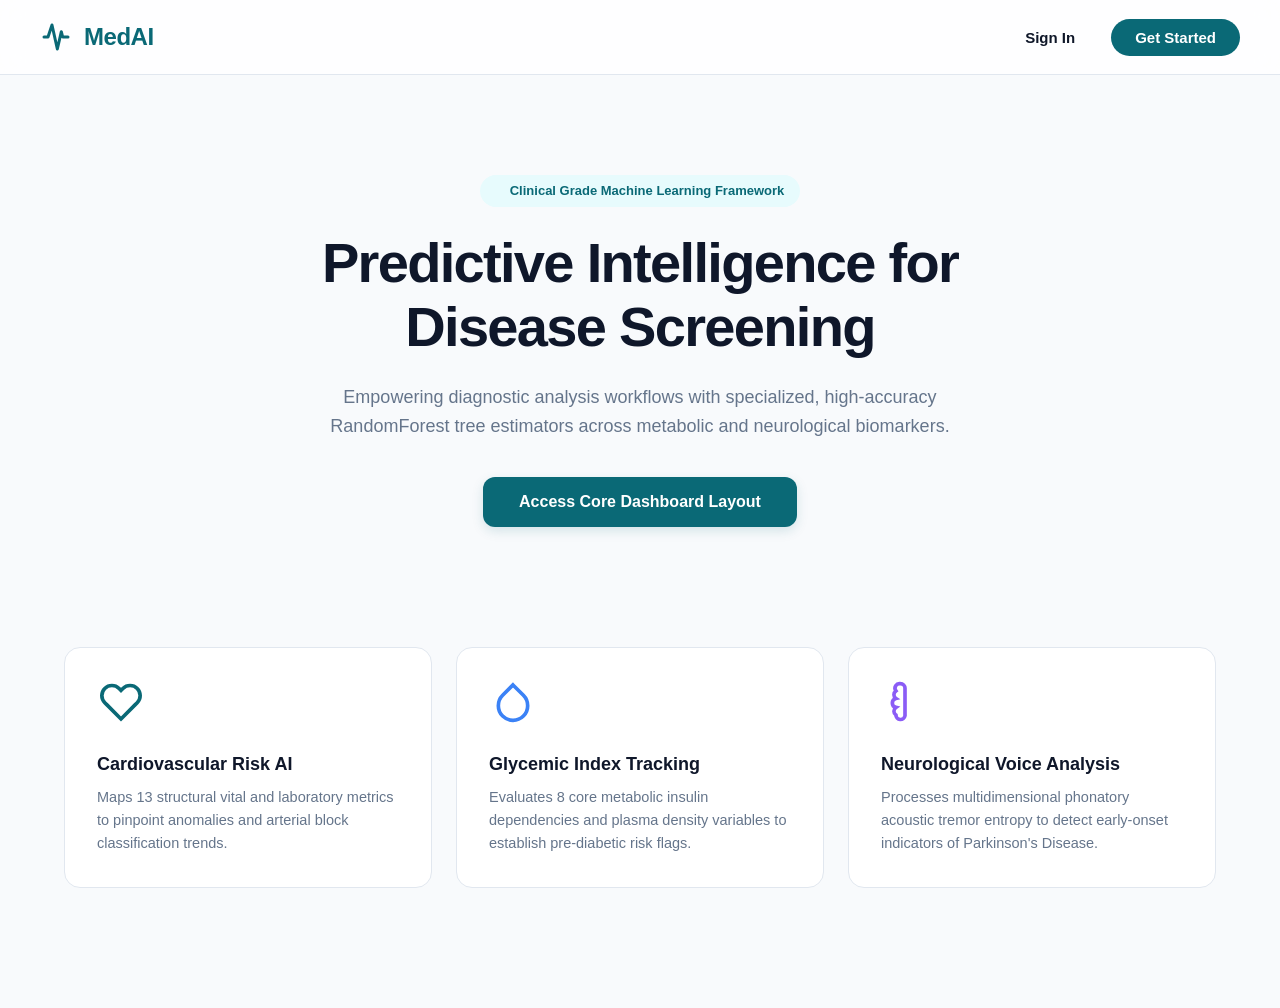
<file: templates/index.html>
<!DOCTYPE html>
<html lang="en">
<head>
  <meta charset="UTF-8">
  <meta name="viewport" content="width=device-width, initial-scale=1.0">
  <title>MedAI — Clinical Grade AI Predictive Architecture</title>
  <style>
    /* ── Core Layout & Reset Tokens ──────────────────────────────────────── */
    *, *::before, *::after { box-sizing: border-box; margin: 0; padding: 0; }

    :root {
      --primary:      hsl(187, 85%, 25%);
      --primary-dark: hsl(187, 85%, 15%);
      --primary-10:   hsl(187, 85%, 95%);
      --bg:           hsl(210, 40%, 98%);
      --card:         #ffffff;
      --border:       hsl(214, 32%, 91%);
      --text:         hsl(222, 47%, 11%);
      --muted:        hsl(215, 16%, 47%);
      --blue:         #3b82f6;
      --purple:       #8b5cf6;
      --radius:       16px;
    }

    body {
      font-family: -apple-system, BlinkMacSystemFont, "Segoe UI", Roboto, sans-serif;
      background: var(--bg);
      color: var(--text);
      line-height: 1.5;
      -webkit-font-smoothing: antialiased;
    }

    /* ── Header Navbar ────────────────────────────────────────────────────── */
    header {
      background: rgba(255, 255, 255, 0.8);
      backdrop-filter: blur(12px);
      border-bottom: 1px solid var(--border);
      position: sticky;
      top: 0; z-index: 100;
      height: 75px;
      display: flex;
      align-items: center;
      justify-content: space-between;
      padding: 0 40px;
    }

    .brand {
      display: flex;
      align-items: center;
      gap: 12px;
      font-weight: 700;
      font-size: 24px;
      color: var(--primary);
      text-decoration: none;
      letter-spacing: -0.02em;
    }
    .brand svg { width: 32px; height: 32px; }

    .nav-actions { display: flex; gap: 16px; }

    .btn-text {
      background: transparent; border: none;
      color: var(--text); font-size: 15px; font-weight: 600;
      cursor: pointer; padding: 10px 20px; transition: color .2s;
    }
    .btn-text:hover { color: var(--primary); }

    .btn-nav-primary {
      background: var(--primary); color: white; border: none;
      padding: 10px 24px; border-radius: 30px; font-size: 15px;
      font-weight: 600; cursor: pointer; transition: background .2s;
    }
    .btn-nav-primary:hover { background: var(--primary-dark); }

    /* ── Hero Webpage Front Banner ────────────────────────────────────────── */
    .hero {
      max-width: 1200px; margin: 0 auto;
      padding: 100px 24px 80px;
      text-align: center;
    }

    .hero-badge {
      display: inline-flex; align-items: center; gap: 8px;
      background: var(--primary-10); color: var(--primary);
      padding: 6px 16px; border-radius: 99px;
      font-size: 13px; font-weight: 700; margin-bottom: 24px;
    }

    .hero h1 {
      font-size: 56px; font-weight: 800; letter-spacing: -0.03em;
      line-height: 1.15; color: #0f172a; max-width: 850px; margin: 0 auto 24px;
    }

    .hero p {
      font-size: 18px; color: var(--muted); max-width: 620px;
      margin: 0 auto 36px; line-height: 1.6;
    }

    .hero-btns { display: flex; gap: 16px; justify-content: center; }

    .btn-lg-primary {
      background: var(--primary); color: white; border: none;
      padding: 16px 36px; border-radius: 12px; font-size: 16px;
      font-weight: 600; cursor: pointer; box-shadow: 0 4px 12px rgba(0,102,113,0.15);
      transition: all .2s;
    }
    .btn-lg-primary:hover { background: var(--primary-dark); transform: translateY(-1px); }

    /* ── Feature Cards Grid ───────────────────────────────────────────────── */
    .features {
      max-width: 1200px; margin: 0 auto; padding: 40px 24px 120px;
      display: grid; grid-template-columns: repeat(auto-fit, minmax(320px, 1fr)); gap: 24px;
    }

    .f-card {
      background: var(--card); border: 1px solid var(--border);
      border-radius: var(--radius); padding: 32px;
      transition: all .25s ease;
    }
    .f-card:hover { transform: translateY(-2px); box-shadow: 0 12px 24px rgba(0,0,0,0.03); }

    .f-icon { width: 48px; height: 44px; margin-bottom: 20px; }
    .f-card h3 { font-size: 18px; font-weight: 700; margin-bottom: 8px; color: #0f172a; }
    .f-card p { font-size: 14.5px; color: var(--muted); line-height: 1.6; }

    /* ── Auth Modal Overlay Drawer ────────────────────────────────────────── */
    .modal-overlay {
      position: fixed; top: 0; left: 0; width: 100%; height: 100%;
      background: rgba(15, 23, 42, 0.4); backdrop-filter: blur(4px);
      display: flex; align-items: center; justify-content: center;
      z-index: 1000; opacity: 0; pointer-events: none;
      transition: opacity 0.3s ease;
    }
    .modal-overlay.active { opacity: 1; pointer-events: auto; }

    .modal-box {
      background: var(--card); padding: 40px; border-radius: var(--radius);
      width: 100%; max-width: 420px; box-shadow: 0 20px 40px rgba(0,0,0,0.1);
      position: relative; transform: scale(0.95); transition: transform 0.3s ease;
    }
    .modal-overlay.active .modal-box { transform: scale(1); }

    .close-modal {
      position: absolute; top: 20px; right: 20px;
      background: #f1f5f9; border: none; width: 32px; height: 32px;
      border-radius: 50%; cursor: pointer; font-size: 16px;
      display: flex; align-items: center; justify-content: center; color: var(--muted);
    }

    .auth-form { display: none; }
    .auth-form.active { display: block; }

    .modal-box h2 { font-size: 26px; font-weight: 700; color: var(--primary); margin-bottom: 6px; }
    .modal-box .sub { font-size: 13.5px; color: var(--muted); margin-bottom: 24px; }

    .field { display: flex; flex-direction: column; gap: 8px; margin-bottom: 16px; }
    .field label { font-size: 13px; font-weight: 600; color: #334155; }
    .field input { padding: 12px 16px; border: 1px solid var(--border); border-radius: 8px; font-size: 15px; outline: none; }
    .field input:focus { border-color: var(--blue); }

    .btn-auth {
      background: var(--primary); color: white; border: none; padding: 14px;
      border-radius: 10px; font-size: 16px; font-weight: 600; cursor: pointer;
      width: 100%; margin-top: 8px; transition: background .2s;
    }
    .btn-auth:hover { background: var(--primary-dark); }

    .switch-prompt { text-align: center; margin-top: 20px; font-size: 14px; color: var(--muted); }
    .switch-prompt span { color: var(--blue); font-weight: 600; cursor: pointer; }
    
    .error-banner { color: #ef4444; background: #fee2e2; padding: 12px; border-radius: 6px; font-size: 14px; margin-bottom: 16px; display: none; }
  </style>
</head>
<body>

  <header>
    <a href="#" class="brand">
      <svg viewBox="0 0 24 24" fill="none" stroke="currentColor" stroke-width="2.25" stroke-linecap="round" stroke-linejoin="round">
        <path d="M3 12h3l3-9 4 18 3-13 1 4h4"/>
      </svg>
      <span>MedAI</span>
    </a>
    <div class="nav-actions">
      <button class="btn-text" onclick="openAuth('login')">Sign In</button>
      <button class="btn-nav-primary" onclick="openAuth('signup')">Get Started</button>
    </div>
  </header>

  <section class="hero">
    <div class="hero-badge">
      <span style="display:inline-block; width:6px; height:6px; background:var(--green); border-radius:50%"></span>
      Clinical Grade Machine Learning Framework
    </div>
    <h1>Predictive Intelligence for Disease Screening</h1>
    <p>Empowering diagnostic analysis workflows with specialized, high-accuracy RandomForest tree estimators across metabolic and neurological biomarkers.</p>
    <div class="hero-blocks">
      <button class="btn-lg-primary" onclick="openAuth('signup')">Access Core Dashboard Layout</button>
    </div>
  </section>

  <section class="features">
    <div class="f-card">
      <svg class="f-icon" style="color:var(--primary)" viewBox="0 0 24 24" fill="none" stroke="currentColor" stroke-width="2"><path d="M20.84 4.61a5.5 5.5 0 0 0-7.78 0L12 5.67l-1.06-1.06a5.5 5.5 0 0 0-7.78 7.78l1.06 1.06L12 21.23l7.78-7.78 1.06-1.06a5.5 5.5 0 0 0 0-7.78z"/></svg>
      <h3>Cardiovascular Risk AI</h3>
      <p>Maps 13 structural vital and laboratory metrics to pinpoint anomalies and arterial block classification trends.</p>
    </div>
    <div class="f-card">
      <svg class="f-icon" style="color:var(--blue)" viewBox="0 0 24 24" fill="none" stroke="currentColor" stroke-width="2"><path d="M12 2.69l5.66 5.66a8 8 0 1 1-11.31 0z"/></svg>
      <h3>Glycemic Index Tracking</h3>
      <p>Evaluates 8 core metabolic insulin dependencies and plasma density variables to establish pre-diabetic risk flags.</p>
    </div>
    <div class="f-card">
      <svg class="f-icon" style="color:var(--purple)" viewBox="0 0 24 24" fill="none" stroke="currentColor" stroke-width="2"><path d="M9.5 2A2.5 2.5 0 0 1 12 4.5v15a2.5 2.5 0 0 1-4.96-.44 2.5 2.5 0 0 1 0-4.12 2.5 2.5 0 0 1 0-4.88 2.5 2.5 0 0 1 0-4.12A2.5 2.5 0 0 1 9.5 2z"/></svg>
      <h3>Neurological Voice Analysis</h3>
      <p>Processes multidimensional phonatory acoustic tremor entropy to detect early-onset indicators of Parkinson's Disease.</p>
    </div>
  </section>

  <div class="modal-overlay" id="authModal" onclick="closeAuth(event)">
    <div class="modal-box" onclick="event.stopPropagation()">
      <button class="close-modal" onclick="toggleModal(false)">&times;</button>
      
      <div id="errorBanner" class="error-banner"></div>

      <div class="auth-form" id="loginForm">
        <h2>Welcome Back</h2>
        <p class="sub">Sign in to coordinate dynamic screenings</p>
        <form onsubmit="handleAuthSubmit(event, '/api/auth/login')">
          <div class="field"><label>Email Address</label><input type="email" name="email" required placeholder="name@domain.com"></div>
          <div class="field"><label>Password</label><input type="password" name="password" required placeholder="••••••••"></div>
          <button type="submit" class="btn-auth">Sign In</button>
        </form>
        <div class="switch-prompt">Don't have an account? <span onclick="switchForm('signup')">Sign up</span></div>
      </div>

      <div class="auth-form" id="signupForm">
        <h2>Create Workspace</h2>
        <p class="sub">Register your secure profile credential</p>
        <form onsubmit="handleAuthSubmit(event, '/api/auth/signup')">
          <div class="field"><label>Full Name</label><input type="text" name="username" required placeholder="e.g. Jiya Singh"></div>
          <div class="field"><label>Email Address</label><input type="email" name="email" required placeholder="name@domain.com"></div>
          <div class="field"><label>Password</label><input type="password" name="password" required placeholder="Minimum 6 characters"></div>
          <button type="submit" class="btn-auth">Register Profile</button>
        </form>
        <div class="switch-prompt">Already a member? <span onclick="switchForm('login')">Sign in</span></div>
      </div>

    </div>
  </div>

  <script>
    const modal = document.getElementById('authModal');
    const errBanner = document.getElementById('errorBanner');

    function toggleModal(open) {
      modal.classList.toggle('active', open);
      if(!open) errBanner.style.display = 'none';
    }

    function openAuth(mode) {
      switchForm(mode);
      toggleModal(true);
    }

    function closeAuth(e) {
      if(e.target === modal) toggleModal(false);
    }

    function switchForm(mode) {
      errBanner.style.display = 'none';
      document.getElementById('loginForm').classList.toggle('active', mode === 'login');
      document.getElementById('signupForm').classList.toggle('active', mode === 'signup');
    }

    function handleAuthSubmit(e, endpoint) {
      e.preventDefault();
      errBanner.style.display = 'none';
      
      const formData = new FormData(e.target);
      const payload = Object.fromEntries(formData.entries());

      fetch(endpoint, {
        method: 'POST',
        headers: { 'Content-Type': 'application/json' },
        body: JSON.stringify(payload)
      })
      .then(async res => {
        const data = await res.json();
        if (!res.ok) throw new Error(data.error || "Authentication structural mismatch encountered.");
        return data;
      })
      .then(res => {
        // SUCCESSFUL AUTHENTICATION REDIRECT MATRIX
        window.location.href = "/home";
      })
      .catch(err => {
        errBanner.innerText = err.message;
        errBanner.style.display = 'block';
      });
    }
  </script>
</body>
</html>
</file>
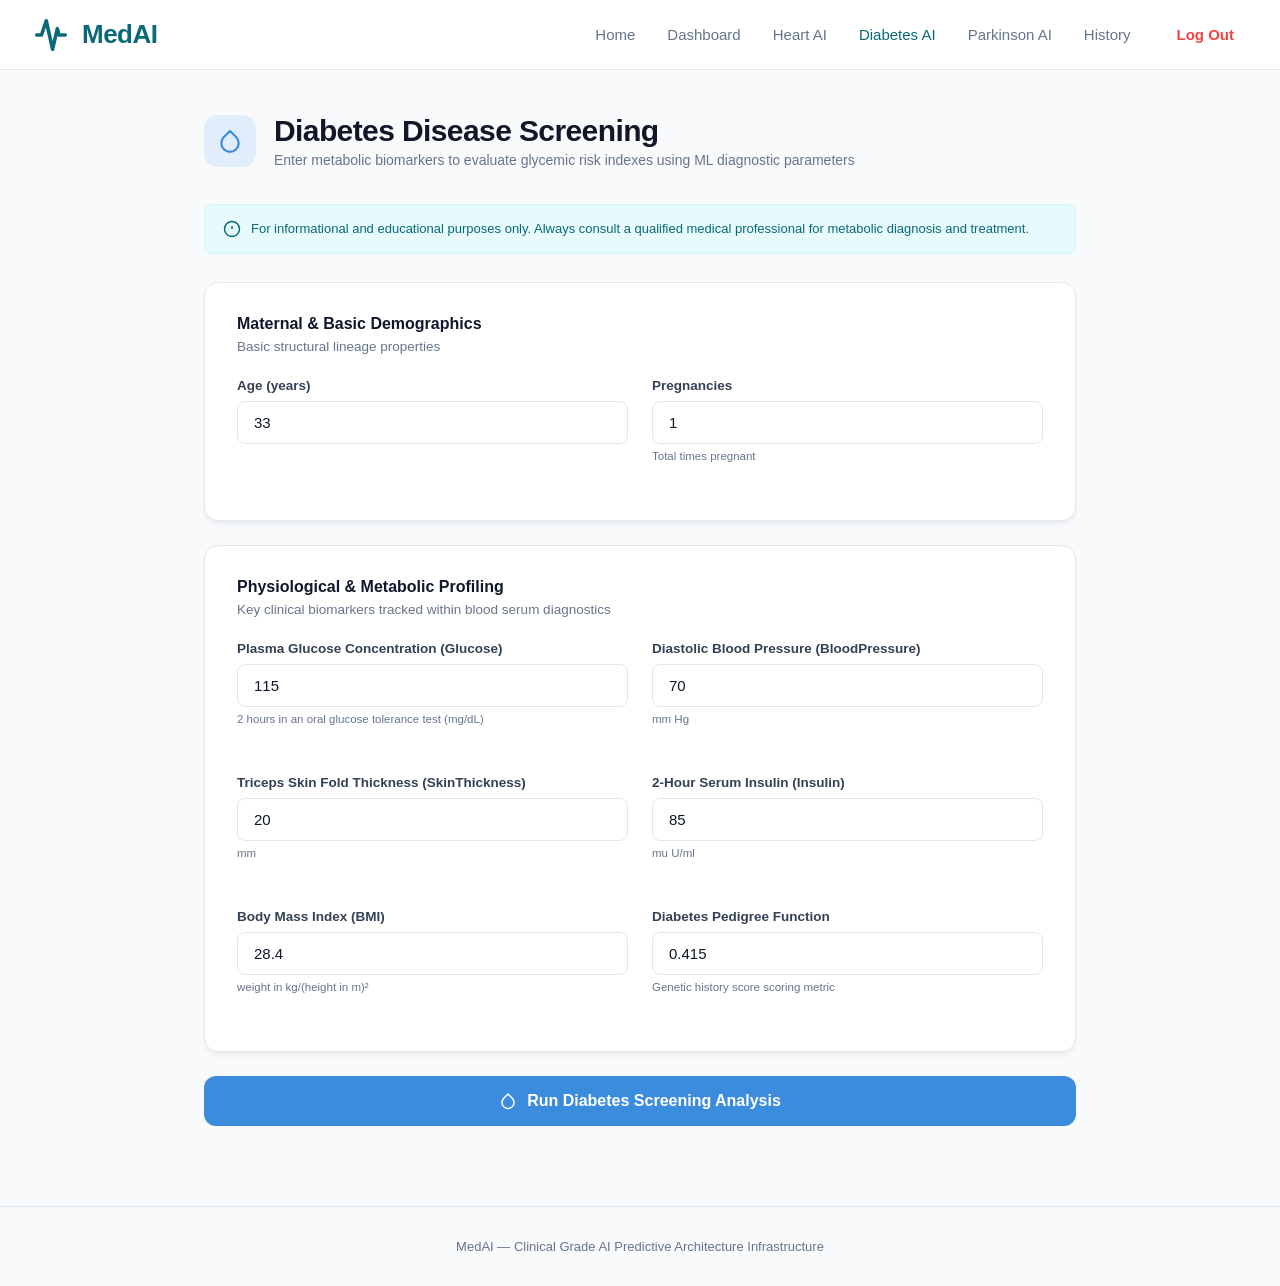
<file: templates/diabetes.html>
<!DOCTYPE html>
<html lang="en">

<head>
  <meta charset="UTF-8" />
  <meta name="viewport" content="width=device-width, initial-scale=1.0" />
  <title>Diabetes Screening — MedAI</title>

  <style>
    /* ── Reset & Base ─────────────────────────────────────────────────────── */
    *,
    *::before,
    *::after {
      box-sizing: border-box;
      margin: 0;
      padding: 0;
    }

    :root {
      --primary: hsl(187, 85%, 25%);
      --primary-10: hsl(187, 85%, 95%);
      --primary-20: hsl(187, 85%, 90%);
      --blue-accent: hsl(210, 70%, 55%);
      --blue-10: hsl(210, 70%, 93%);
      --navy: hsl(215, 25%, 27%);
      --bg: hsl(210, 40%, 98%);
      --card: #ffffff;
      --border: hsl(214, 32%, 91%);
      --text: hsl(222, 47%, 11%);
      --muted: hsl(215, 16%, 47%);
      --green: hsl(142, 76%, 36%);
      --green-bg: #dcfce7;
      --green-border: #bbf7d0;
      --yellow: hsl(38, 92%, 50%);
      --yellow-bg: #fef9c3;
      --yellow-border: #fde68a;
      --red: hsl(0, 84%, 60%);
      --red-bg: #fee2e2;
      --red-border: #fca5a5;
      --radius: 14px;
      --shadow: 0 4px 6px -1px rgba(0, 0, 0, 0.05), 0 2px 4px -1px rgba(0, 0, 0, 0.03);
    }

    body {
      font-family: -apple-system, BlinkMacSystemFont, "Segoe UI", Roboto, sans-serif;
      background: var(--bg);
      color: var(--text);
      min-height: 100vh;
    }

    /* ── Navbar ───────────────────────────────────────────────────────────── */
    nav {
      background: var(--card);
      border-bottom: 1px solid var(--border);
      padding: 0 32px;
      height: 70px;
      display: flex;
      align-items: center;
      justify-content: space-between;
      position: sticky;
      top: 0;
      z-index: 100;
    }

    .nav-brand {
      display: flex;
      align-items: center;
      gap: 12px;
      font-weight: 700;
      font-size: 26px;
      color: var(--primary);
      text-decoration: none;
      letter-spacing: -0.02em;
    }

    .nav-brand svg {
      color: var(--primary);
      width: 38px;
      height: 38px;
    }

    .nav-links {
      display: flex;
      gap: 32px;
      list-style: none;
    }

    .nav-links a {
      text-decoration: none;
      font-size: 15px;
      font-weight: 500;
      color: var(--muted);
      transition: color .2s;
    }

    .nav-links a.active,
    .nav-links a:hover {
      color: var(--primary);
    }

    /* ── Expanded Page Layout ─────────────────────────────────────────────── */
    .page {
      max-width: 920px;
      margin: 0 auto;
      padding: 44px 24px 80px;
    }

    .page-header {
      display: flex;
      align-items: center;
      gap: 18px;
      margin-bottom: 36px;
    }

    .page-icon {
      width: 52px;
      height: 52px;
      border-radius: 14px;
      background: var(--blue-10);
      display: flex;
      align-items: center;
      justify-content: center;
      flex-shrink: 0;
    }

    .page-icon svg {
      width: 26px;
      height: 26px;
    }

    .page-header h1 {
      font-size: 30px;
      font-weight: 700;
      letter-spacing: -0.02em;
    }

    .page-header p {
      font-size: 14px;
      color: var(--muted);
      margin-top: 4px;
    }

    /* ── Card Elements ────────────────────────────────────────────────────── */
    .card {
      background: var(--card);
      border: 1px solid var(--border);
      border-radius: var(--radius);
      padding: 32px;
      box-shadow: var(--shadow);
      margin-bottom: 24px;
    }

    .card-title {
      font-size: 16px;
      font-weight: 700;
      margin-bottom: 6px;
      color: #0f172a;
    }

    .card-desc {
      font-size: 13.5px;
      color: var(--muted);
      margin-bottom: 24px;
    }

    /* ── Form Grid Layout ─────────────────────────────────────────────────── */
    .form-grid {
      display: grid;
      grid-template-columns: repeat(auto-fill, minmax(260px, 1fr));
      gap: 24px;
    }

    .form-field {
      display: flex;
      flex-direction: column;
      gap: 8px;
    }

    label {
      font-size: 13.5px;
      font-weight: 600;
      color: #334155;
    }

    .field-hint {
      font-size: 11.5px;
      color: var(--muted);
      margin-top: -2px;
    }

    input[type="number"] {
      width: 100%;
      padding: 12px 16px;
      border: 1px solid var(--border);
      border-radius: 8px;
      font-size: 15px;
      color: var(--text);
      background: var(--card);
      outline: none;
      transition: border-color .2s, box-shadow .2s;
    }

    input[type="number"]:focus {
      border-color: var(--blue-accent);
      box-shadow: 0 0 0 4px var(--blue-10);
    }

    .error-msg {
      font-size: 12px;
      color: var(--red);
      min-height: 16px;
      margin-top: 2px;
    }

    /* ── Action Button ────────────────────────────────────────────────────── */
    .btn-primary {
      width: 100%;
      padding: 16px;
      background: var(--blue-accent);
      color: #fff;
      border: none;
      border-radius: 12px;
      font-size: 16px;
      font-weight: 600;
      cursor: pointer;
      display: flex;
      align-items: center;
      justify-content: center;
      gap: 10px;
      transition: background .2s, opacity .2s;
      margin-top: 8px;
    }

    .btn-primary:hover {
      background: hsl(210, 70%, 45%);
    }

    .btn-primary:disabled {
      opacity: .6;
      cursor: not-allowed;
    }

    .btn-outline {
      width: 100%;
      padding: 15px;
      background: var(--card);
      color: var(--text);
      border: 1px solid var(--border);
      border-radius: 12px;
      font-size: 15px;
      font-weight: 600;
      cursor: pointer;
      display: flex;
      align-items: center;
      justify-content: center;
      gap: 10px;
      transition: border-color .2s, background .2s;
      margin-top: 16px;
    }

    .btn-outline:hover {
      border-color: var(--blue-accent);
      background: var(--blue-10);
    }

    /* ── Result UI Blocks ─────────────────────────────────────────────────── */
    #resultSection {
      display: none;
    }

    .result-banner {
      border-radius: var(--radius);
      border: 1px solid;
      padding: 32px;
      margin-bottom: 24px;
    }

    .result-banner .banner-top {
      display: flex;
      align-items: center;
      gap: 12px;
      margin-bottom: 24px;
    }

    .result-banner .banner-top svg {
      width: 26px;
      height: 26px;
    }

    .result-banner .banner-top h2 {
      font-size: 20px;
      font-weight: 700;
    }

    .result-body {
      display: flex;
      flex-direction: column;
      align-items: center;
      gap: 32px;
    }

    @media (min-width: 640px) {
      .result-body {
        flex-direction: row;
        align-items: center;
      }
    }

    /* Gauge */
    .gauge-wrap {
      flex-shrink: 0;
      text-align: center;
    }

    #gaugeCanvas {
      display: block;
      margin: 0 auto;
    }

    .gauge-label {
      font-size: 13px;
      color: var(--muted);
      margin-top: 6px;
    }

    /* Result Info Panels */
    .result-stats {
      flex: 1;
      width: 100%;
    }

    .result-row {
      display: flex;
      justify-content: space-between;
      align-items: center;
      padding: 12px 0;
      border-bottom: 1px solid rgba(0, 0, 0, .06);
      font-size: 15px;
    }

    .result-row:last-child {
      border-bottom: none;
    }

    .result-row .label {
      color: var(--muted);
    }

    .result-row .value {
      font-weight: 600;
    }

    /* Badges */
    .badge {
      display: inline-flex;
      align-items: center;
      padding: 4px 12px;
      border-radius: 999px;
      font-size: 12px;
      font-weight: 600;
      border: 1px solid;
    }

    .badge.low {
      background: var(--green-bg);
      color: #166534;
      border-color: var(--green-border);
    }

    .badge.moderate {
      background: var(--yellow-bg);
      color: #854d0e;
      border-color: var(--yellow-border);
    }

    .badge.high {
      background: var(--red-bg);
      color: #991b1b;
      border-color: var(--red-border);
    }

    /* Feature Importances */
    .factor-list {
      list-style: none;
      display: flex;
      flex-direction: column;
      gap: 16px;
    }

    .factor-item {
      display: flex;
      align-items: center;
      gap: 14px;
    }

    .factor-dot {
      width: 10px;
      height: 10px;
      border-radius: 50%;
      flex-shrink: 0;
    }

    .factor-dot.high {
      background: var(--red);
    }

    .factor-dot.medium {
      background: var(--yellow);
    }

    .factor-dot.low {
      background: var(--green);
    }

    .factor-body {
      flex: 1;
      min-width: 0;
    }

    .factor-top {
      display: flex;
      justify-content: space-between;
      align-items: center;
      gap: 8px;
      font-size: 14px;
    }

    .factor-name {
      font-weight: 600;
      color: #1e293b;
    }

    .factor-value {
      color: var(--muted);
      font-size: 13px;
      white-space: nowrap;
    }

    .factor-bar {
      margin-top: 6px;
      height: 6px;
      background: var(--bg);
      border-radius: 99px;
      overflow: hidden;
    }

    .factor-bar-fill {
      height: 100%;
      border-radius: 99px;
    }

    .factor-tag {
      font-size: 11.5px;
      font-weight: 600;
      padding: 3px 8px;
      border-radius: 6px;
      text-transform: capitalize;
      flex-shrink: 0;
    }

    .factor-tag.high {
      background: #fee2e2;
      color: #991b1b;
    }

    .factor-tag.medium {
      background: #fef9c3;
      color: #854d0e;
    }

    .factor-tag.low {
      background: #dcfce7;
      color: #166534;
    }

    /* Recommendations */
    .rec-card {
      background: var(--card);
      border: 1px solid var(--border);
      border-radius: var(--radius);
      padding: 24px;
      margin-bottom: 24px;
    }

    .rec-title {
      display: flex;
      align-items: center;
      gap: 8px;
      font-size: 15px;
      font-weight: 700;
      margin-bottom: 12px;
    }

    .rec-text {
      font-size: 14px;
      color: var(--muted);
      line-height: 1.7;
    }

    .rec-disclaimer {
      font-size: 11.5px;
      color: var(--muted);
      font-style: italic;
      margin-top: 14px;
    }

    @keyframes spin {
      to {
        transform: rotate(360deg);
      }
    }

    .spinner {
      display: inline-block;
      animation: spin .8s linear infinite;
    }

    .disclaimer {
      background: var(--primary-10);
      border: 1px solid var(--primary-20);
      border-radius: 8px;
      padding: 14px 18px;
      font-size: 13px;
      color: var(--primary);
      margin-bottom: 28px;
      display: flex;
      gap: 10px;
      align-items: flex-start;
      line-height: 1.5;
    }

    .disclaimer svg {
      width: 18px;
      height: 18px;
      flex-shrink: 0;
      margin-top: 1px;
    }

    .nav-links a.logout-link {
      color: #ef4444;
      font-weight: 600;
      padding: 6px 14px;
      border-radius: 8px;
      background: transparent;
      transition: all 0.2s ease;
    }

    .nav-links a.logout-link:hover {
      background: #fee2e2;
      /* Soft red background box */
      color: #991b1b;
      /* Deep clinical red text color */
    }
  </style>
</head>

<body>

  <nav>
    <a href="#" class="nav-brand">
      <svg viewBox="0 0 24 24" fill="none" stroke="currentColor" stroke-width="2.25" stroke-linecap="round"
        stroke-linejoin="round">
        <path d="M3 12h3l3-9 4 18 3-13 1 4h4" />
      </svg>
      <span>MedAI</span>
    </a>
    <ul class="nav-links">
      <li><a href="/">Home</a></li>
      <li><a href="/dashboard">Dashboard</a></li>
      <li><a href="/heart">Heart AI</a></li>
      <li><a href="/diabetes" class="active">Diabetes AI</a></li>
      <li><a href="/parkinsons">Parkinson AI</a></li>
      <li><a href="/history">History</a></li>
      <li><a href="/logout" class="logout-link">Log Out</a></li>
    </ul>
  </nav>

  <div class="page">

    <div class="page-header">
      <div class="page-icon">
        <svg viewBox="0 0 24 24" fill="none" stroke="var(--blue-accent)" stroke-width="2" stroke-linecap="round"
          stroke-linejoin="round">
          <path d="M12 2.69l5.66 5.66a8 8 0 1 1-11.31 0z" />
        </svg>
      </div>
      <div>
        <h1>Diabetes Disease Screening</h1>
        <p>Enter metabolic biomarkers to evaluate glycemic risk indexes using ML diagnostic parameters</p>
      </div>
    </div>

    <div class="disclaimer">
      <svg viewBox="0 0 24 24" fill="none" stroke="currentColor" stroke-width="2">
        <circle cx="12" cy="12" r="10" />
        <line x1="12" y1="8" x2="12" y2="12" />
        <line x1="12" y1="16" x2="12.01" y2="16" />
      </svg>
      For informational and educational purposes only. Always consult a qualified medical professional for metabolic
      diagnosis and treatment.
    </div>

    <div id="formSection">
      <form id="diabetesForm" novalidate>

        <div class="card">
          <div class="card-title">Maternal & Basic Demographics</div>
          <div class="card-desc">Basic structural lineage properties</div>
          <div class="form-grid">

            <div class="form-field">
              <label for="Age">Age (years)</label>
              <input type="number" id="Age" name="Age" min="1" max="120" value="33" placeholder="e.g. 33" />
              <span class="error-msg" id="err-Age"></span>
            </div>

            <div class="form-field">
              <label for="Pregnancies">Pregnancies</label>
              <input type="number" id="Pregnancies" name="Pregnancies" min="0" max="25" value="1"
                placeholder="0 if not applicable" />
              <span class="field-hint">Total times pregnant</span>
              <span class="error-msg" id="err-Pregnancies"></span>
            </div>

          </div>
        </div>

        <div class="card">
          <div class="card-title">Physiological &amp; Metabolic Profiling</div>
          <div class="card-desc">Key clinical biomarkers tracked within blood serum diagnostics</div>
          <div class="form-grid">

            <div class="form-field">
              <label for="Glucose">Plasma Glucose Concentration (Glucose)</label>
              <input type="number" id="Glucose" name="Glucose" min="0" max="300" value="115" />
              <span class="field-hint">2 hours in an oral glucose tolerance test (mg/dL)</span>
              <span class="error-msg" id="err-Glucose"></span>
            </div>

            <div class="form-field">
              <label for="BloodPressure">Diastolic Blood Pressure (BloodPressure)</label>
              <input type="number" id="BloodPressure" name="BloodPressure" min="0" max="200" value="70" />
              <span class="field-hint">mm Hg</span>
              <span class="error-msg" id="err-BloodPressure"></span>
            </div>

            <div class="form-field">
              <label for="SkinThickness">Triceps Skin Fold Thickness (SkinThickness)</label>
              <input type="number" id="SkinThickness" name="SkinThickness" min="0" max="100" value="20" />
              <span class="field-hint">mm</span>
              <span class="error-msg" id="err-SkinThickness"></span>
            </div>

            <div class="form-field">
              <label for="Insulin">2-Hour Serum Insulin (Insulin)</label>
              <input type="number" id="Insulin" name="Insulin" min="0" max="900" value="85" />
              <span class="field-hint">mu U/ml</span>
              <span class="error-msg" id="err-Insulin"></span>
            </div>

            <div class="form-field">
              <label for="BMI">Body Mass Index (BMI)</label>
              <input type="number" id="BMI" name="BMI" min="0" max="80" step="0.1" value="28.4" />
              <span class="field-hint">weight in kg/(height in m)²</span>
              <span class="error-msg" id="err-BMI"></span>
            </div>

            <div class="form-field">
              <label for="DiabetesPedigreeFunction">Diabetes Pedigree Function</label>
              <input type="number" id="DiabetesPedigreeFunction" name="DiabetesPedigreeFunction" min="0.0" max="3.0"
                step="0.001" value="0.415" />
              <span class="field-hint">Genetic history score scoring metric</span>
              <span class="error-msg" id="err-DiabetesPedigreeFunction"></span>
            </div>

          </div>
        </div>

        <button type="submit" class="btn-primary" id="submitBtn">
          <svg width="18" height="18" viewBox="0 0 24 24" fill="none" stroke="currentColor" stroke-width="2"
            stroke-linecap="round" stroke-linejoin="round">
            <path d="M12 2.69l5.66 5.66a8 8 0 1 1-11.31 0z" />
          </svg>
          Run Diabetes Screening Analysis
        </button>

      </form>
    </div>

    <div id="resultSection">

      <div class="result-banner" id="resultBanner">
        <div class="banner-top">
          <svg id="bannerIcon" viewBox="0 0 24 24" fill="none" stroke="currentColor" stroke-width="2"
            stroke-linecap="round" stroke-linejoin="round"></svg>
          <h2 id="bannerTitle"></h2>
        </div>
        <div class="result-body">
          <div class="gauge-wrap">
            <canvas id="gaugeCanvas" width="150" height="150"></canvas>
            <div class="gauge-label">probability</div>
          </div>
          <div class="result-stats">
            <div class="result-row">
              <span class="label">Prediction</span>
              <span class="value" id="resPrediction"></span>
            </div>
            <div class="result-row">
              <span class="label">Risk Level</span>
              <span class="value" id="resRiskBadge"></span>
            </div>
            <div class="result-row">
              <span class="label">Confidence</span>
              <span class="value" id="resConfidence"></span>
            </div>
          </div>
        </div>
      </div>

      <div class="card">
        <div class="card-title">Top Contributing Risk Factors</div>
        <div class="card-desc" style="margin-bottom:16px">Biomarkers that most heavily loaded the model risk analysis
          outcome calculation</div>
        <ul class="factor-list" id="factorList"></ul>
      </div>

      <div class="rec-card">
        <div class="rec-title">
          <svg width="16" height="16" viewBox="0 0 24 24" fill="none" stroke="var(--blue-accent)" stroke-width="2">
            <circle cx="12" cy="12" r="10" />
            <line x1="12" y1="8" x2="12" y2="12" />
            <line x1="12" y1="16" x2="12.01" y2="16" />
          </svg>
          Recommendation
        </div>
        <p class="rec-text" id="recText"></p>
        <p class="rec-disclaimer">This predictive matrix outcome is for informational references only. Not intended to
          replace laboratory diagnostic confirmation metrics.</p>
      </div>

      <button class="btn-outline" id="resetBtn">
        <svg width="16" height="16" viewBox="0 0 24 24" fill="none" stroke="currentColor" stroke-width="2"
          stroke-linecap="round" stroke-linejoin="round">
          <polyline points="1 4 1 10 7 10" />
          <path d="M3.51 15a9 9 0 1 0 .49-3.99" />
        </svg>
        Run Another Metabolic Screening
      </button>

    </div>

  </div>

  <footer
    style="border-top:1px solid var(--border);text-align:center;padding:32px 24px;font-size:13px;color:var(--muted)">
    <p>MedAI — Clinical Grade AI Predictive Architecture Infrastructure</p>
  </footer>

  <script>
    /* ═══════════════════════════════════════════════════════════════════════════
       DYNAMIC CANVAS ARC ENGINE
       ═══════════════════════════════════════════════════════════════════════════ */

    function drawGauge(probability) {
      const canvas = document.getElementById("gaugeCanvas");
      const ctx = canvas.getContext("2d");
      const cx = 75, cy = 75, r = 54;
      const pct = Math.round(probability * 100);

      const trackColor = "#e2e8f0";
      const fillColor = pct < 30 ? "#16a34a" : pct < 70 ? "#f59e0b" : "#ef4444";

      ctx.clearRect(0, 0, 150, 150);

      ctx.beginPath();
      ctx.arc(cx, cy, r, 0, Math.PI * 2);
      ctx.strokeStyle = trackColor;
      ctx.lineWidth = 12;
      ctx.stroke();

      const endAngle = -Math.PI / 2 + (pct / 100) * Math.PI * 2;
      ctx.beginPath();
      ctx.arc(cx, cy, r, -Math.PI / 2, endAngle);
      ctx.strokeStyle = fillColor;
      ctx.lineWidth = 12;
      ctx.lineCap = "round";
      ctx.stroke();

      ctx.font = "bold 26px -apple-system, sans-serif";
      ctx.fillStyle = "#0f172a";
      ctx.textAlign = "center";
      ctx.textBaseline = "middle";
      ctx.fillText(pct + "%", cx, cy);
    }

    /* ═══════════════════════════════════════════════════════════════════════════
       RUNTIME FORM HANDLERS & ERROR INTERCEPTORS
       ═══════════════════════════════════════════════════════════════════════════ */

    function getFormData() {
      return {
        Pregnancies: document.getElementById("Pregnancies").value,
        Glucose: document.getElementById("Glucose").value,
        BloodPressure: document.getElementById("BloodPressure").value,
        SkinThickness: document.getElementById("SkinThickness").value,
        Insulin: document.getElementById("Insulin").value,
        BMI: document.getElementById("BMI").value,
        DiabetesPedigreeFunction: document.getElementById("DiabetesPedigreeFunction").value,
        Age: document.getElementById("Age").value,
      };
    }

    function validate(data) {
      const errors = {};
      if (!data.Age || data.Age < 1 || data.Age > 120) errors.Age = "Enter a valid age";
      if (data.Pregnancies === "" || data.Pregnancies < 0) errors.Pregnancies = "Value cannot be negative";
      if (!data.Glucose || data.Glucose < 0) errors.Glucose = "Enter valid Plasma Glucose concentration";
      if (!data.BloodPressure || data.BloodPressure < 0) errors.BloodPressure = "Enter valid Diastolic metric";
      if (!data.BMI || data.BMI < 0) errors.BMI = "Enter valid target body index scale value";
      return errors;
    }

    function clearErrors() {
      ["Age", "Pregnancies", "Glucose", "BloodPressure", "BMI"].forEach(id => {
        const el = document.getElementById("err-" + id);
        if (el) el.textContent = "";
      });
    }

    function showErrors(errors) {
      Object.entries(errors).forEach(([key, msg]) => {
        const el = document.getElementById("err-" + key);
        if (el) el.textContent = msg;
      });
    }

    /* ═══════════════════════════════════════════════════════════════════════════
       REPORT LAYOUT RENDERING ENGINE
       ═══════════════════════════════════════════════════════════════════════════ */

    function renderResult(result) {
      const pct = Math.round(result.probability * 100);

      const bannerColors = {
        low: { bg: "#f0fdf4", border: "#bbf7d0", text: "#166534" },
        moderate: { bg: "#fefce8", border: "#fde68a", text: "#854d0e" },
        high: { bg: "#fef2f2", border: "#fca5a5", text: "#991b1b" },
      };
      const bc = bannerColors[result.riskLevel] || bannerColors["low"];
      const banner = document.getElementById("resultBanner");
      banner.style.background = bc.bg;
      banner.style.borderColor = bc.border;
      banner.querySelector("h2").style.color = bc.text;

      const iconSvg = result.riskLevel === "low"
        ? '<path d="M22 11.08V12a10 10 0 1 1-5.93-9.14"/><polyline points="22 4 12 14.01 9 11.01"/>'
        : '<path d="M10.29 3.86L1.82 18a2 2 0 0 0 1.71 3h16.94a2 2 0 0 0 1.71-3L13.71 3.86a2 2 0 0 0-3.42 0z"/><line x1="12" y1="9" x2="12" y2="13"/><line x1="12" y1="17" x2="12.01" y2="17"/>';
      document.getElementById("bannerIcon").innerHTML = iconSvg;
      document.getElementById("bannerIcon").style.color = bc.text;

      const riskLabels = { low: "Optimal Metabolic Baseline", moderate: "Metabolic Warning Threshold Met", high: "Critical Path Risk Profile Identified" };
      document.getElementById("bannerTitle").textContent = riskLabels[result.riskLevel] || "Analysis Complete";

      drawGauge(result.probability);

      document.getElementById("resPrediction").textContent =
        result.Outcome === 1 ? "Positive (Diabetic Pattern Confirmed)" : "Negative (No Trend Found)";

      const badgeEl = document.getElementById("resRiskBadge");
      badgeEl.innerHTML = `<span class="badge ${result.riskLevel}">${result.riskLevel.toUpperCase()} RISK</span>`;
      document.getElementById("resConfidence").textContent = pct + "%";

      const list = document.getElementById("factorList");
      list.innerHTML = "";
      const barColors = { high: "#ef4444", medium: "#f59e0b", low: "#16a34a" };

      result.topRiskFactors.forEach(f => {
        const li = document.createElement("li");
        li.className = "factor-item";
        li.innerHTML = `
      <div class="factor-dot ${f.impact}"></div>
      <div class="factor-body">
        <div class="factor-top">
          <span class="factor-name">${f.factor}</span>
          <span class="factor-value">${f.value}</span>
        </div>
        <div class="factor-bar">
          <div class="factor-bar-fill" style="width:${f.barWidth};background:${barColors[f.impact]}"></div>
        </div>
      </div>
      <span class="factor-tag ${f.impact}">${f.impact}</span>
    `;
        list.appendChild(li);
      });

      document.getElementById("recText").textContent = result.recommendation;
    }

    /* ═══════════════════════════════════════════════════════════════════════════
       FORM ASYNC SUBMISSION ARCHITECTURE (BACKEND INTERACTION)
       ═══════════════════════════════════════════════════════════════════════════ */

    document.getElementById("diabetesForm").addEventListener("submit", function (e) {
      e.preventDefault();
      clearErrors();

      const data = getFormData();
      const errors = validate(data);

      if (Object.keys(errors).length > 0) {
        showErrors(errors);
        return;
      }

      const btn = document.getElementById("submitBtn");
      btn.disabled = true;
      btn.innerHTML = '<span class="spinner">⟳</span> Querying Live RandomForest Inference Pipeline Engine...';

      // Make an AJAX call to the Flask Backend Route
      fetch("/predict-diabetes", {
        method: "POST",
        headers: {
          "Content-Type": "application/json"
        },
        body: JSON.stringify(data)
      })
        .then(response => {
          if (!response.ok) throw new Error("Pipeline Inference Network Error");
          return response.json();
        })
        .then(result => {
          // Render the layout using real predictive matrix responses
          renderResult(result);

          document.getElementById("formSection").style.display = "none";
          document.getElementById("resultSection").style.display = "block";
          window.scrollTo({ top: 0, behavior: "smooth" });
        })
        .catch(err => {
          console.error(err);
          alert("Inference processing error occurred while communicating with Flask ML models pipeline.");
        })
        .finally(() => {
          btn.disabled = false;
          btn.innerHTML = `
      <svg width="18" height="18" viewBox="0 0 24 24" fill="none" stroke="currentColor" stroke-width="2" stroke-linecap="round" stroke-linejoin="round">
        <path d="M12 2.69l5.66 5.66a8 8 0 1 1-11.31 0z"/>
      </svg>
      Run Diabetes Screening Analysis`;
        });
    });

    document.getElementById("resetBtn").addEventListener("click", function () {
      document.getElementById("resultSection").style.display = "none";
      document.getElementById("formSection").style.display = "block";
      document.getElementById("diabetesForm").reset();
      clearErrors();
      window.scrollTo({ top: 0, behavior: "smooth" });
    });
  </script>
</body>

</html>
</file>
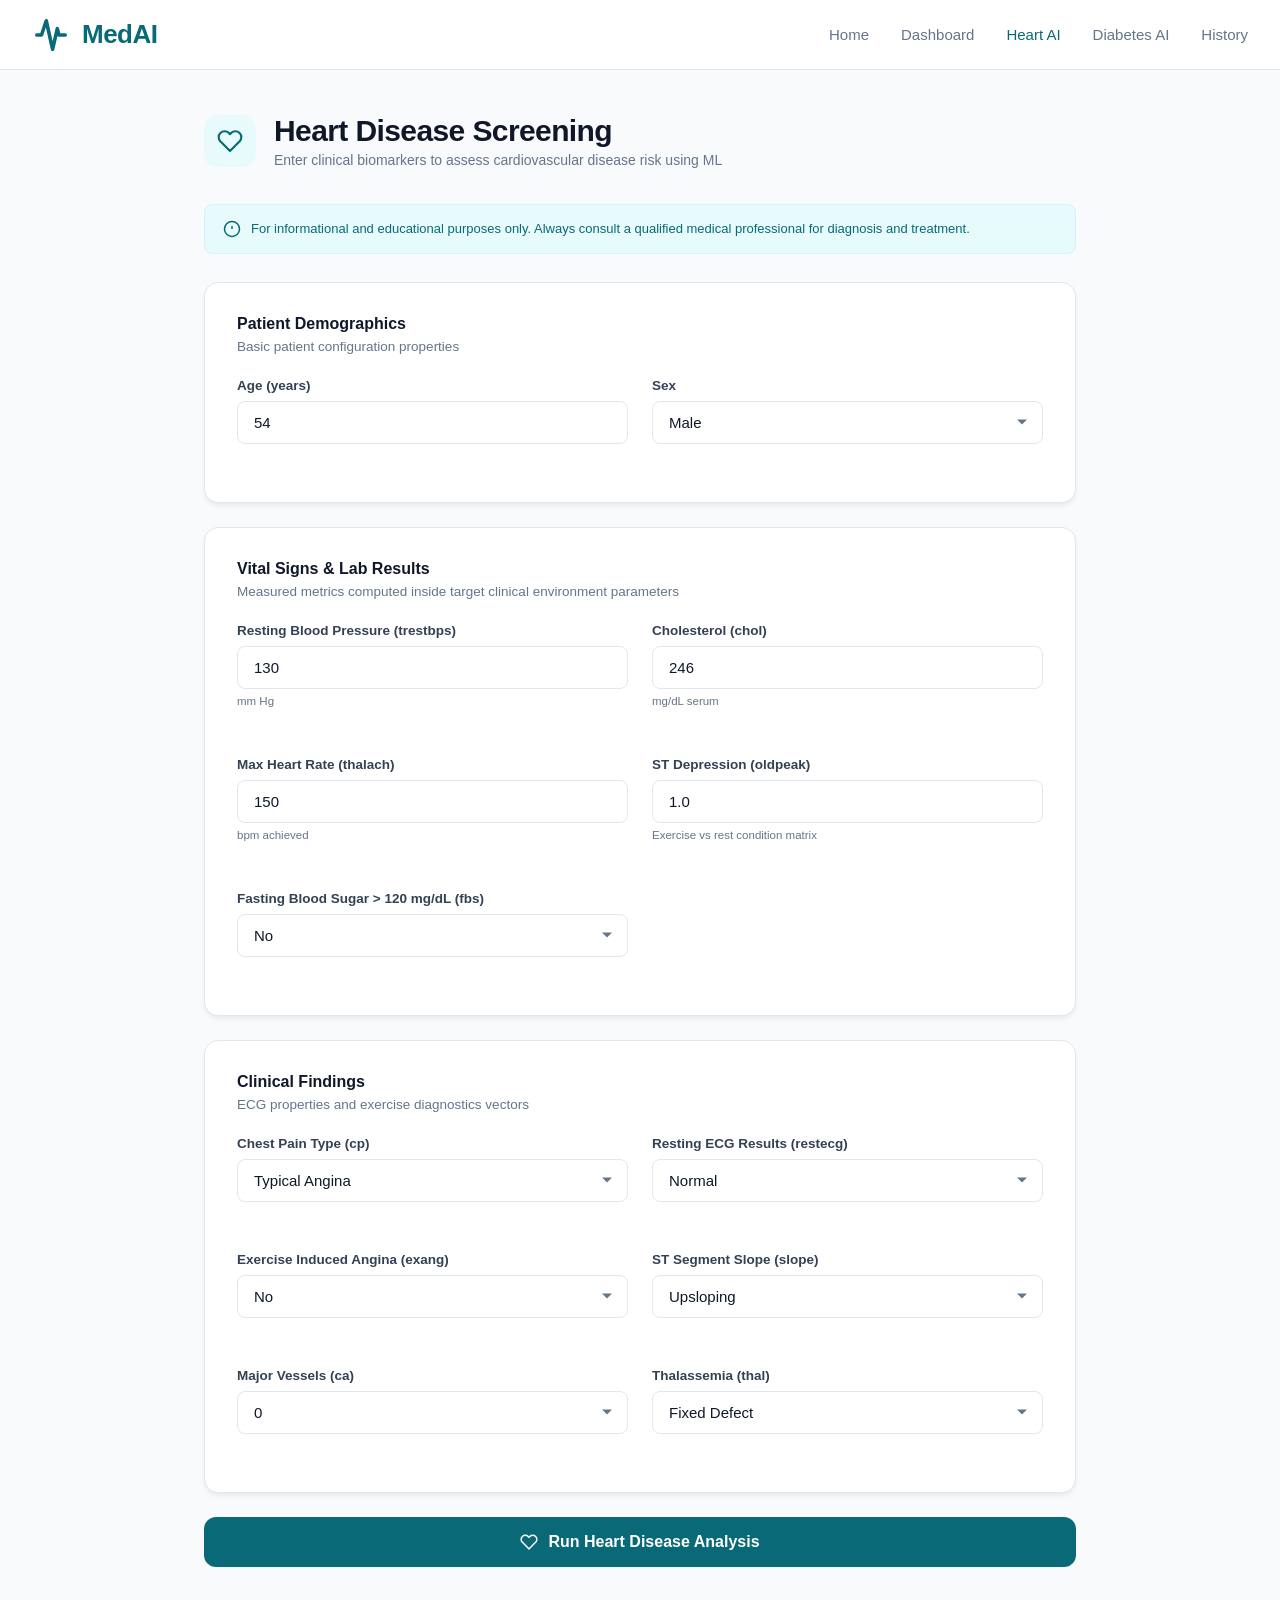
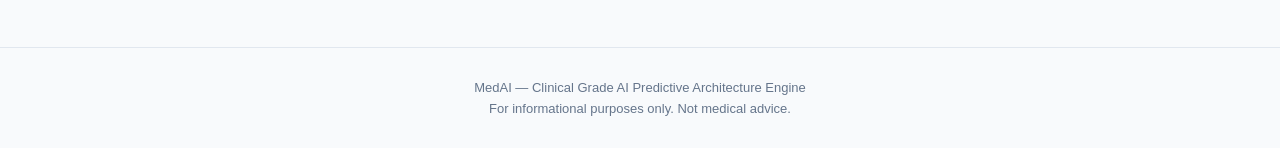
<file: templates/heart.html>
<!DOCTYPE html>
<html lang="en">
<head>
  <meta charset="UTF-8" />
  <meta name="viewport" content="width=device-width, initial-scale=1.0" />
  <title>Heart Disease Screening — MedAI</title>

  <style>
    /* ── Reset & Base ─────────────────────────────────────────────────────── */
    *, *::before, *::after { box-sizing: border-box; margin: 0; padding: 0; }

    :root {
      --primary:      hsl(187, 85%, 25%);
      --primary-10:   hsl(187, 85%, 95%);
      --primary-20:   hsl(187, 85%, 90%);
      --navy:         hsl(215, 25%, 27%);
      --bg:           hsl(210, 40%, 98%);
      --card:         #ffffff;
      --border:       hsl(214, 32%, 91%);
      --text:         hsl(222, 47%, 11%);
      --muted:        hsl(215, 16%, 47%);
      --green:        hsl(142, 76%, 36%);
      --green-bg:     #dcfce7;
      --green-border: #bbf7d0;
      --yellow:       hsl(38, 92%, 50%);
      --yellow-bg:    #fef9c3;
      --yellow-border:#fde68a;
      --red:          hsl(0, 84%, 60%);
      --red-bg:       #fee2e2;
      --red-border:   #fca5a5;
      --radius:       14px;
      --shadow:       0 4px 6px -1px rgba(0,0,0,0.05), 0 2px 4px -1px rgba(0,0,0,0.03);
    }

    body {
      font-family: -apple-system, BlinkMacSystemFont, "Segoe UI", Roboto, sans-serif;
      background: var(--bg);
      color: var(--text);
      min-height: 100vh;
    }

    /* ── Navbar ───────────────────────────────────────────────────────────── */
    nav {
      background: var(--card);
      border-bottom: 1px solid var(--border);
      padding: 0 32px;
      height: 70px;
      display: flex;
      align-items: center;
      justify-content: space-between;
      position: sticky;
      top: 0;
      z-index: 100;
    }

    /* Refactored Brand to accurately mimic logo layout in image_935ac2.png */
    .nav-brand {
      display: flex;
      align-items: center;
      gap: 12px;
      font-weight: 700;
      font-size: 26px; /* Larger emphasis scale */
      color: var(--primary);
      text-decoration: none;
      letter-spacing: -0.02em;
    }

    .nav-brand svg { 
      color: var(--primary);
      width: 38px; 
      height: 38px; 
    }

    .nav-links {
      display: flex;
      gap: 32px;
      list-style: none;
    }

    .nav-links a {
      text-decoration: none;
      font-size: 15px;
      font-weight: 500;
      color: var(--muted);
      transition: color .2s;
    }

    .nav-links a.active,
    .nav-links a:hover { color: var(--primary); }

    /* ── Expanded Page Layout ─────────────────────────────────────────────── */
    .page {
      max-width: 920px; /* Made the layout form size larger scale */
      margin: 0 auto;
      padding: 44px 24px 80px;
    }

    .page-header {
      display: flex;
      align-items: center;
      gap: 18px;
      margin-bottom: 36px;
    }

    .page-icon {
      width: 52px;
      height: 52px;
      border-radius: 14px;
      background: var(--primary-10);
      display: flex;
      align-items: center;
      justify-content: center;
      flex-shrink: 0;
    }

    .page-icon svg { width: 26px; height: 26px; }
    .page-header h1 { font-size: 30px; font-weight: 700; letter-spacing: -0.02em; }
    .page-header p  { font-size: 14px; color: var(--muted); margin-top: 4px; }

    /* ── Card Elements ────────────────────────────────────────────────────── */
    .card {
      background: var(--card);
      border: 1px solid var(--border);
      border-radius: var(--radius);
      padding: 32px; /* Amplified inner padding */
      box-shadow: var(--shadow);
      margin-bottom: 24px;
    }

    .card-title {
      font-size: 16px;
      font-weight: 700;
      margin-bottom: 6px;
      color: #0f172a;
    }

    .card-desc {
      font-size: 13.5px;
      color: var(--muted);
      margin-bottom: 24px;
    }

    /* ── Form Grid Layout ─────────────────────────────────────────────────── */
    .form-grid {
      display: grid;
      grid-template-columns: repeat(auto-fill, minmax(260px, 1fr)); /* Roomier cells */
      gap: 24px;
    }

    .form-field { display: flex; flex-direction: column; gap: 8px; }

    label {
      font-size: 13.5px;
      font-weight: 600;
      color: #334155;
    }

    .field-hint {
      font-size: 11.5px;
      color: var(--muted);
      margin-top: -2px;
    }

    /* Larger Form Inputs */
    input[type="number"],
    select {
      width: 100%;
      padding: 12px 16px; /* Enlarged element touch targets */
      border: 1px solid var(--border);
      border-radius: 8px;
      font-size: 15px;
      color: var(--text);
      background: var(--card);
      outline: none;
      transition: border-color .2s, box-shadow .2s;
      appearance: none;
      -webkit-appearance: none;
    }

    input[type="number"]:focus,
    select:focus {
      border-color: var(--primary);
      box-shadow: 0 0 0 4px var(--primary-20);
    }

    .select-wrap { position: relative; }

    .select-wrap::after {
      content: "";
      position: absolute;
      right: 16px;
      top: 50%;
      transform: translateY(-50%);
      width: 0;
      height: 0;
      border-left: 5px solid transparent;
      border-right: 5px solid transparent;
      border-top: 5px solid var(--muted);
      pointer-events: none;
    }

    .error-msg {
      font-size: 12px;
      color: var(--red);
      min-height: 16px;
      margin-top: 2px;
    }

    /* ── Enhanced Action Button Actions ───────────────────────────────────── */
    .btn-primary {
      width: 100%;
      padding: 16px;
      background: var(--primary);
      color: #fff;
      border: none;
      border-radius: 12px;
      font-size: 16px;
      font-weight: 600;
      cursor: pointer;
      display: flex;
      align-items: center;
      justify-content: center;
      gap: 10px;
      transition: background .2s, opacity .2s;
      margin-top: 8px;
    }

    .btn-primary:hover  { background: hsl(187, 85%, 18%); }
    .btn-primary:disabled { opacity: .6; cursor: not-allowed; }

    .btn-outline {
      width: 100%;
      padding: 15px;
      background: var(--card);
      color: var(--text);
      border: 1px solid var(--border);
      border-radius: 12px;
      font-size: 15px;
      font-weight: 600;
      cursor: pointer;
      display: flex;
      align-items: center;
      justify-content: center;
      gap: 10px;
      transition: border-color .2s, background .2s;
      margin-top: 16px;
    }

    .btn-outline:hover {
      border-color: var(--primary);
      background: var(--primary-10);
    }

    /* ── Result UI Blocks ─────────────────────────────────────────────────── */
    #resultSection { display: none; }

    .result-banner {
      border-radius: var(--radius);
      border: 1px solid;
      padding: 32px;
      margin-bottom: 24px;
    }

    .result-banner .banner-top {
      display: flex;
      align-items: center;
      gap: 12px;
      margin-bottom: 24px;
    }

    .result-banner .banner-top svg { width: 26px; height: 26px; }
    .result-banner .banner-top h2 { font-size: 20px; font-weight: 700; }

    .result-body {
      display: flex;
      flex-direction: column;
      align-items: center;
      gap: 32px;
    }

    @media (min-width: 640px) {
      .result-body { flex-direction: row; align-items: center; }
    }

    /* Gauge */
    .gauge-wrap { flex-shrink: 0; text-align: center; }
    #gaugeCanvas { display: block; margin: 0 auto; }
    .gauge-label { font-size: 13px; color: var(--muted); margin-top: 6px; }

    /* Result Info Panels */
    .result-stats { flex: 1; width: 100%; }

    .result-row {
      display: flex;
      justify-content: space-between;
      align-items: center;
      padding: 12px 0;
      border-bottom: 1px solid rgba(0,0,0,.06);
      font-size: 15px;
    }

    .result-row:last-child { border-bottom: none; }
    .result-row .label { color: var(--muted); }
    .result-row .value { font-weight: 600; }

    /* Badges */
    .badge {
      display: inline-flex;
      align-items: center;
      padding: 4px 12px;
      border-radius: 999px;
      font-size: 12px;
      font-weight: 600;
      border: 1px solid;
    }

    .badge.low      { background: var(--green-bg);    color: #166534; border-color: var(--green-border); }
    .badge.moderate { background: var(--yellow-bg);   color: #854d0e; border-color: var(--yellow-border); }
    .badge.high     { background: var(--red-bg);      color: #991b1b; border-color: var(--red-border);   }

    /* Feature Importances */
    .factor-list { list-style: none; display: flex; flex-direction: column; gap: 16px; }
    .factor-item { display: flex; align-items: center; gap: 14px; }

    .factor-dot {
      width: 10px;
      height: 10px;
      border-radius: 50%;
      flex-shrink: 0;
    }

    .factor-dot.high   { background: var(--red); }
    .factor-dot.medium { background: var(--yellow); }
    .factor-dot.low    { background: var(--green); }

    .factor-body { flex: 1; min-width: 0; }

    .factor-top {
      display: flex;
      justify-content: space-between;
      align-items: center;
      gap: 8px;
      font-size: 14px;
    }

    .factor-name  { font-weight: 600; color: #1e293b; }
    .factor-value { color: var(--muted); font-size: 13px; white-space: nowrap; }

    .factor-bar {
      margin-top: 6px;
      height: 6px;
      background: var(--bg);
      border-radius: 99px;
      overflow: hidden;
    }

    .factor-bar-fill { height: 100%; border-radius: 99px; }

    .factor-tag {
      font-size: 11.5px;
      font-weight: 600;
      padding: 3px 8px;
      border-radius: 6px;
      text-transform: capitalize;
      flex-shrink: 0;
    }

    .factor-tag.high   { background: #fee2e2; color: #991b1b; }
    .factor-tag.medium { background: #fef9c3; color: #854d0e; }
    .factor-tag.low    { background: #dcfce7; color: #166534; }

    /* Recommendations */
    .rec-card {
      background: var(--card);
      border: 1px solid var(--border);
      border-radius: var(--radius);
      padding: 24px;
      margin-bottom: 24px;
    }

    .rec-title {
      display: flex;
      align-items: center;
      gap: 8px;
      font-size: 15px;
      font-weight: 700;
      margin-bottom: 12px;
    }

    .rec-text {
      font-size: 14px;
      color: var(--muted);
      line-height: 1.7;
    }

    .rec-disclaimer {
      font-size: 11.5px;
      color: var(--muted);
      font-style: italic;
      margin-top: 14px;
    }

    /* Loading Micro-interactions */
    @keyframes spin { to { transform: rotate(360deg); } }
    .spinner { display: inline-block; animation: spin .8s linear infinite; }

    .disclaimer {
      background: var(--primary-10);
      border: 1px solid var(--primary-20);
      border-radius: 8px;
      padding: 14px 18px;
      font-size: 13px;
      color: var(--primary);
      margin-bottom: 28px;
      display: flex;
      gap: 10px;
      align-items: flex-start;
      line-height: 1.5;
    }

    .disclaimer svg { width: 18px; height: 18px; flex-shrink: 0; margin-top: 1px; }
  </style>
</head>

<body>

<!-- ── Navbar (Incorporating explicit branding specifications from image_935ac2.png) ── -->
<nav>
  <a href="#" class="nav-brand">
    <!-- SVG markup representing verbatim vector elements from image_935ac2.png -->
    <svg viewBox="0 0 24 24" fill="none" stroke="currentColor" stroke-width="2.25" stroke-linecap="round" stroke-linejoin="round">
      <path d="M3 12h3l3-9 4 18 3-13 1 4h4"/>
    </svg>
    <span>MedAI</span>
  </a>
  <ul class="nav-links">
    <li><a href="#">Home</a></li>
    <li><a href="#">Dashboard</a></li>
    <li><a href="#" class="active">Heart AI</a></li>
    <li><a href="#">Diabetes AI</a></li>
    <li><a href="#">History</a></li>
  </ul>
</nav>

<!-- ── Page Wrapper ── -->
<div class="page">

  <!-- Page Header -->
  <div class="page-header">
    <div class="page-icon">
      <svg viewBox="0 0 24 24" fill="none" stroke="var(--primary)" stroke-width="2" stroke-linecap="round" stroke-linejoin="round">
        <path d="M20.84 4.61a5.5 5.5 0 0 0-7.78 0L12 5.67l-1.06-1.06a5.5 5.5 0 0 0-7.78 7.78l1.06 1.06L12 21.23l7.78-7.78 1.06-1.06a5.5 5.5 0 0 0 0-7.78z"/>
      </svg>
    </div>
    <div>
      <h1>Heart Disease Screening</h1>
      <p>Enter clinical biomarkers to assess cardiovascular disease risk using ML</p>
    </div>
  </div>

  <!-- Disclaimer Information Alert -->
  <div class="disclaimer">
    <svg viewBox="0 0 24 24" fill="none" stroke="currentColor" stroke-width="2">
      <circle cx="12" cy="12" r="10"/><line x1="12" y1="8" x2="12" y2="12"/>
      <line x1="12" y1="16" x2="12.01" y2="16"/>
    </svg>
    For informational and educational purposes only. Always consult a qualified medical professional for diagnosis and treatment.
  </div>

  <!-- ── LARGE FORM ENTRY BLOCK ── -->
  <div id="formSection">
    <form id="heartForm" novalidate>

      <!-- Section: Demographics -->
      <div class="card">
        <div class="card-title">Patient Demographics</div>
        <div class="card-desc">Basic patient configuration properties</div>
        <div class="form-grid">

          <div class="form-field">
            <label for="age">Age (years)</label>
            <input type="number" id="age" name="age" min="1" max="120" value="54" placeholder="e.g. 54" />
            <span class="error-msg" id="err-age"></span>
          </div>

          <div class="form-field">
            <label for="sex">Sex</label>
            <div class="select-wrap">
              <select id="sex" name="sex">
                <option value="1">Male</option>
                <option value="0">Female</option>
              </select>
            </div>
            <span class="error-msg"></span>
          </div>

        </div>
      </div>

      <!-- Section: Vitals & Labs -->
      <div class="card">
        <div class="card-title">Vital Signs &amp; Lab Results</div>
        <div class="card-desc">Measured metrics computed inside target clinical environment parameters</div>
        <div class="form-grid">

          <div class="form-field">
            <label for="trestbps">Resting Blood Pressure (trestbps)</label>
            <input type="number" id="trestbps" name="trestbps" min="50" max="250" value="130" />
            <span class="field-hint">mm Hg</span>
            <span class="error-msg" id="err-trestbps"></span>
          </div>

          <div class="form-field">
            <label for="chol">Cholesterol (chol)</label>
            <input type="number" id="chol" name="chol" min="0" max="600" value="246" />
            <span class="field-hint">mg/dL serum</span>
            <span class="error-msg" id="err-chol"></span>
          </div>

          <div class="form-field">
            <label for="thalach">Max Heart Rate (thalach)</label>
            <input type="number" id="thalach" name="thalach" min="60" max="250" value="150" />
            <span class="field-hint">bpm achieved</span>
            <span class="error-msg" id="err-thalach"></span>
          </div>

          <div class="form-field">
            <label for="oldpeak">ST Depression (oldpeak)</label>
            <input type="number" id="oldpeak" name="oldpeak" min="-3" max="10" step="0.1" value="1.0" />
            <span class="field-hint">Exercise vs rest condition matrix</span>
            <span class="error-msg" id="err-oldpeak"></span>
          </div>

          <div class="form-field">
            <label for="fbs">Fasting Blood Sugar &gt; 120 mg/dL (fbs)</label>
            <div class="select-wrap">
              <select id="fbs" name="fbs">
                <option value="0">No</option>
                <option value="1">Yes</option>
              </select>
            </div>
            <span class="error-msg"></span>
          </div>

        </div>
      </div>

      <!-- Section: Clinical Findings -->
      <div class="card">
        <div class="card-title">Clinical Findings</div>
        <div class="card-desc">ECG properties and exercise diagnostics vectors</div>
        <div class="form-grid">

          <div class="form-field">
            <label for="cp">Chest Pain Type (cp)</label>
            <div class="select-wrap">
              <select id="cp" name="cp">
                <option value="0">Typical Angina</option>
                <option value="1">Atypical Angina</option>
                <option value="2">Non-anginal Pain</option>
                <option value="3">Asymptomatic</option>
              </select>
            </div>
            <span class="error-msg"></span>
          </div>

          <div class="form-field">
            <label for="restecg">Resting ECG Results (restecg)</label>
            <div class="select-wrap">
              <select id="restecg" name="restecg">
                <option value="0">Normal</option>
                <option value="1">ST-T Wave Abnormality</option>
                <option value="2">Left Ventricular Hypertrophy</option>
              </select>
            </div>
            <span class="error-msg"></span>
          </div>

          <div class="form-field">
            <label for="exang">Exercise Induced Angina (exang)</label>
            <div class="select-wrap">
              <select id="exang" name="exang">
                <option value="0">No</option>
                <option value="1">Yes</option>
              </select>
            </div>
            <span class="error-msg"></span>
          </div>

          <div class="form-field">
            <label for="slope">ST Segment Slope (slope)</label>
            <div class="select-wrap">
              <select id="slope" name="slope">
                <option value="0">Upsloping</option>
                <option value="1">Flat</option>
                <option value="2">Downsloping</option>
              </select>
            </div>
            <span class="error-msg"></span>
          </div>

          <div class="form-field">
            <label for="ca">Major Vessels (ca)</label>
            <div class="select-wrap">
              <select id="ca" name="ca">
                <option value="0">0</option>
                <option value="1">1</option>
                <option value="2">2</option>
                <option value="3">3</option>
              </select>
            </div>
            <span class="error-msg"></span>
          </div>

          <div class="form-field">
            <label for="thal">Thalassemia (thal)</label>
            <div class="select-wrap">
              <select id="thal" name="thal">
                <option value="0">Unknown</option>
                <option value="1">Normal</option>
                <option value="2" selected>Fixed Defect</option>
                <option value="3">Reversible Defect</option>
              </select>
            </div>
            <span class="error-msg"></span>
          </div>

        </div>
      </div>

      <!-- Action Execution Element -->
      <button type="submit" class="btn-primary" id="submitBtn">
        <svg width="18" height="18" viewBox="0 0 24 24" fill="none" stroke="currentColor" stroke-width="2">
          <path d="M20.84 4.61a5.5 5.5 0 0 0-7.78 0L12 5.67l-1.06-1.06a5.5 5.5 0 0 0-7.78 7.78l1.06 1.06L12 21.23l7.78-7.78 1.06-1.06a5.5 5.5 0 0 0 0-7.78z"/>
        </svg>
        Run Heart Disease Analysis
      </button>

    </form>
  </div>

  <!-- ── OUTPUT METRIC REPORT INSIGHT PANELS ── -->
  <div id="resultSection">

    <!-- Risk Level Notification Area -->
    <div class="result-banner" id="resultBanner">
      <div class="banner-top">
        <svg id="bannerIcon" viewBox="0 0 24 24" fill="none" stroke="currentColor" stroke-width="2"></svg>
        <h2 id="bannerTitle"></h2>
      </div>
      <div class="result-body">
        <!-- Probability Display Vector -->
        <div class="gauge-wrap">
          <canvas id="gaugeCanvas" width="150" height="150"></canvas>
          <div class="gauge-label">probability</div>
        </div>
        <!-- Data Table Meta Results -->
        <div class="result-stats">
          <div class="result-row">
            <span class="label">Prediction</span>
            <span class="value" id="resPrediction"></span>
          </div>
          <div class="result-row">
            <span class="label">Risk Level</span>
            <span class="value" id="resRiskBadge"></span>
          </div>
          <div class="result-row">
            <span class="label">Confidence</span>
            <span class="value" id="resConfidence"></span>
          </div>
        </div>
      </div>
    </div>

    <!-- Machine Learning Local Feature Importance Weights -->
    <div class="card">
      <div class="card-title">Top Contributing Risk Factors</div>
      <div class="card-desc" style="margin-bottom:16px">Features that most heavily weighted the logistical target inference</div>
      <ul class="factor-list" id="factorList"></ul>
    </div>

    <!-- Recommendations Engine Output Card -->
    <div class="rec-card">
      <div class="rec-title">
        <svg width="16" height="16" viewBox="0 0 24 24" fill="none" stroke="var(--primary)" stroke-width="2">
          <circle cx="12" cy="12" r="10"/>
          <line x1="12" y1="8" x2="12" y2="12"/>
          <line x1="12" y1="16" x2="12.01" y2="16"/>
        </svg>
        Recommendation
      </div>
      <p class="rec-text" id="recText"></p>
      <p class="rec-disclaimer">This tool is for informational purposes only. Always consult a qualified medical professional for diagnosis and treatment.</p>
    </div>

    <!-- Navigation Clear Action Trigger -->
    <button class="btn-outline" id="resetBtn">
      <svg width="16" height="16" viewBox="0 0 24 24" fill="none" stroke="currentColor" stroke-width="2">
        <polyline points="1 4 1 10 7 10"/>
        <path d="M3.51 15a9 9 0 1 0 .49-3.99"/>
      </svg>
      Run Another Screening
    </button>

  </div>

</div>

<footer style="border-top:1px solid var(--border);text-align:center;padding:32px 24px;font-size:13px;color:var(--muted)">
  <p>MedAI — Clinical Grade AI Predictive Architecture Engine</p>
  <p style="margin-top:6px">For informational purposes only. Not medical advice.</p>
</footer>


<script>
/* ═══════════════════════════════════════════════════════════════════════════
   INTEGRATED MODEL COEFFICIENTS MATRIX (Cleveland Dataset Properties Mapping)
   ═══════════════════════════════════════════════════════════════════════════ */

const MEAN = {
  age: 54.37, sex: 0.68, cp: 0.97, trestbps: 131.62,
  chol: 246.26, fbs: 0.15, restecg: 0.53,
  thalach: 149.65, exang: 0.33, oldpeak: 1.04,
  slope: 1.40, ca: 0.73, thal: 2.31,
};

const STD = {
  age: 9.08, sex: 0.47, cp: 1.03, trestbps: 17.54,
  chol: 51.83, fbs: 0.36, restecg: 0.53,
  thalach: 22.91, exang: 0.47, oldpeak: 1.16,
  slope: 0.62, ca: 1.02, thal: 0.61,
};

const COEF = {
  intercept: -1.2,
  age: 0.38, sex: 0.61, cp: -0.52, trestbps: 0.22,
  chol: 0.15, fbs: 0.28, restecg: 0.19,
  thalach: -0.41, exang: 0.49, oldpeak: 0.52,
  slope: -0.44, ca: 0.67, thal: 0.59,
};

const LABELS = {
  age: "Age",
  sex: "Sex",
  cp: "Chest Pain Type (cp)",
  trestbps: "Resting Blood Pressure (trestbps)",
  chol: "Cholesterol Level (chol)",
  fbs: "Fasting Blood Sugar (fbs)",
  restecg: "Resting ECG (restecg)",
  thalach: "Maximum Heart Rate (thalach)",
  exang: "Exercise Induced Angina (exang)",
  oldpeak: "ST Depression (oldpeak)",
  slope: "ST Segment Slope (slope)",
  ca: "Major Vessels (ca)",
  thal: "Thalassemia (thal)",
};

function formatVal(key, v) {
  const m = {
    sex:       () => v == 1 ? "Male" : "Female",
    cp:        () => ["Typical Angina","Atypical Angina","Non-anginal","Asymptomatic"][v] ?? v,
    fbs:       () => v == 1 ? "Yes (>120 mg/dL)" : "No",
    restecg:   () => ["Normal","ST-T Abnormality","LV Hypertrophy"][v] ?? v,
    exang:     () => v == 1 ? "Yes" : "No",
    slope:     () => ["Upsloping","Flat","Downsloping"][v] ?? v,
    thal:      () => ["Unknown","Normal","Fixed Defect","Reversible Defect"][v] ?? v,
    trestbps:  () => v + " mm Hg",
    chol:      () => v + " mg/dL",
    thalach:   () => v + " bpm",
    oldpeak:   () => Number(v).toFixed(1),
  };
  return m[key] ? m[key]() : String(v);
}

function sigmoid(x) { return 1 / (1 + Math.exp(-x)); }
function standardize(val, mean, std) { return (val - mean) / std; }

function predictHeart(input) {
  const features = Object.keys(COEF).filter(k => k !== "intercept");
  let logit = COEF.intercept;
  const contributions = [];

  features.forEach(key => {
    const raw = Number(input[key]);
    const z   = standardize(raw, MEAN[key], STD[key]);
    const c   = COEF[key];
    logit += c * z;
    contributions.push({ key, contribution: Math.abs(c * z), value: raw });
  });

  const probability = sigmoid(logit);
  const target = probability >= 0.5 ? 1 : 0;
  const riskLevel   = probability < 0.3 ? "low" : probability < 0.6 ? "moderate" : "high";

  const sorted = [...contributions].sort((a, b) => b.contribution - a.contribution);
  const topRiskFactors = sorted.slice(0, 5).map((item, i) => ({
    factor: LABELS[item.key] ?? item.key,
    impact: i === 0 ? "high" : i <= 2 ? "medium" : "low",
    value:  formatVal(item.key, item.value),
    barWidth: i === 0 ? "85%" : i <= 2 ? "60%" : "35%",
  }));

  const recs = {
    high:     "Your results indicate a high risk of heart disease. Please consult a cardiologist immediately for a comprehensive evaluation including ECG and stress tests.",
    moderate: "Your results indicate a moderate risk. Schedule an appointment with your doctor to discuss lifestyle modifications, dietary changes, and possible further testing.",
    low:      "Your results indicate a low risk. Maintain a heart-healthy lifestyle with regular exercise, balanced diet, and annual check-ups.",
  };

  return { probability, target, riskLevel, topRiskFactors, recommendation: recs[riskLevel] };
}


/* ═══════════════════════════════════════════════════════════════════════════
   DYNAMIC CANVAS ARC ENGINE
   ═══════════════════════════════════════════════════════════════════════════ */

function drawGauge(probability) {
  const canvas = document.getElementById("gaugeCanvas");
  const ctx    = canvas.getContext("2d");
  const cx = 75, cy = 75, r = 54;
  const pct = Math.round(probability * 100);

  const trackColor = "#e2e8f0";
  const fillColor  = pct < 30 ? "#16a34a" : pct < 60 ? "#f59e0b" : "#ef4444";

  ctx.clearRect(0, 0, 150, 150);

  // Background Track Arc
  ctx.beginPath();
  ctx.arc(cx, cy, r, 0, Math.PI * 2);
  ctx.strokeStyle = trackColor;
  ctx.lineWidth = 12;
  ctx.stroke();

  // Highlight Fill
  const endAngle = -Math.PI / 2 + (pct / 100) * Math.PI * 2;
  ctx.beginPath();
  ctx.arc(cx, cy, r, -Math.PI / 2, endAngle);
  ctx.strokeStyle = fillColor;
  ctx.lineWidth = 12;
  ctx.lineCap = "round";
  ctx.stroke();

  // Context Metrics Text Info
  ctx.font = "bold 26px -apple-system, sans-serif";
  ctx.fillStyle = "#0f172a";
  ctx.textAlign = "center";
  ctx.textBaseline = "middle";
  ctx.fillText(pct + "%", cx, cy);
}


/* ═══════════════════════════════════════════════════════════════════════════
   RUNTIME FORM HANDLERS & ERROR INTERCEPTORS
   ═══════════════════════════════════════════════════════════════════════════ */

function getFormData() {
  return {
    age:            document.getElementById("age").value,
    sex:            document.getElementById("sex").value,
    cp:             document.getElementById("cp").value,
    trestbps:       document.getElementById("trestbps").value,
    chol:           document.getElementById("chol").value,
    fbs:            document.getElementById("fbs").value,
    restecg:        document.getElementById("restecg").value,
    thalach:        document.getElementById("thalach").value,
    exang:          document.getElementById("exang").value,
    oldpeak:        document.getElementById("oldpeak").value,
    slope:          document.getElementById("slope").value,
    ca:             document.getElementById("ca").value,
    thal:           document.getElementById("thal").value,
  };
}

function validate(data) {
  const errors = {};
  if (!data.age || data.age < 1 || data.age > 120)
    errors.age = "Enter a valid age (1–120)";
  if (!data.trestbps || data.trestbps < 50 || data.trestbps > 250)
    errors.trestbps = "Enter a valid BP (50–250)";
  if (!data.chol || data.chol < 0 || data.chol > 600)
    errors.chol = "Enter a valid value (0–600)";
  if (!data.thalach || data.thalach < 60 || data.thalach > 250)
    errors.thalach = "Enter a valid HR (60–250)";
  if (data.oldpeak === "" || data.oldpeak < -3 || data.oldpeak > 10)
    errors.oldpeak = "Enter a valid value (−3 to 10)";
  return errors;
}

function clearErrors() {
  ["age","trestbps","chol","thalach","oldpeak"].forEach(id => {
    const el = document.getElementById("err-" + id);
    if (el) el.textContent = "";
  });
}

function showErrors(errors) {
  Object.entries(errors).forEach(([key, msg]) => {
    const el = document.getElementById("err-" + key);
    if (el) el.textContent = msg;
  });
}


/* ═══════════════════════════════════════════════════════════════════════════
   REPORT LAYOUT RENDERING ENGINE
   ═══════════════════════════════════════════════════════════════════════════ */

function renderResult(result) {
  const pct = Math.round(result.probability * 100);

  const bannerColors = {
    low:      { bg: "#f0fdf4", border: "#bbf7d0", text: "#166534" },
    moderate: { bg: "#fefce8", border: "#fde68a", text: "#854d0e" },
    high:     { bg: "#fef2f2", border: "#fca5a5", text: "#991b1b" },
  };
  const bc = bannerColors[result.riskLevel];
  const banner = document.getElementById("resultBanner");
  banner.style.background    = bc.bg;
  banner.style.borderColor   = bc.border;
  banner.querySelector("h2").style.color = bc.text;

  const iconSvg = result.riskLevel === "low"
    ? '<path d="M22 11.08V12a10 10 0 1 1-5.93-9.14"/><polyline points="22 4 12 14.01 9 11.01"/>'
    : '<path d="M10.29 3.86L1.82 18a2 2 0 0 0 1.71 3h16.94a2 2 0 0 0 1.71-3L13.71 3.86a2 2 0 0 0-3.42 0z"/><line x1="12" y1="9" x2="12" y2="13"/><line x1="12" y1="17" x2="12.01" y2="17"/>';
  document.getElementById("bannerIcon").innerHTML = iconSvg;
  document.getElementById("bannerIcon").style.color = bc.text;

  const riskLabels = { low: "Low Risk Detected", moderate: "Moderate Risk Detected", high: "High Risk Detected" };
  document.getElementById("bannerTitle").textContent = riskLabels[result.riskLevel];

  drawGauge(result.probability);

  document.getElementById("resPrediction").textContent =
    result.target === 1 ? "Positive (Disease Detected)" : "Negative (No Disease)";

  const badgeEl = document.getElementById("resRiskBadge");
  badgeEl.innerHTML = `<span class="badge ${result.riskLevel}">${result.riskLevel.charAt(0).toUpperCase() + result.riskLevel.slice(1)} Risk</span>`;

  document.getElementById("resConfidence").textContent = pct + "%";

  const list = document.getElementById("factorList");
  list.innerHTML = "";
  const barColors = { high: "#ef4444", medium: "#f59e0b", low: "#16a34a" };

  result.topRiskFactors.forEach(f => {
    const li = document.createElement("li");
    li.className = "factor-item";
    li.innerHTML = `
      <div class="factor-dot ${f.impact}"></div>
      <div class="factor-body">
        <div class="factor-top">
          <span class="factor-name">${f.factor}</span>
          <span class="factor-value">${f.value}</span>
        </div>
        <div class="factor-bar">
          <div class="factor-bar-fill" style="width:${f.barWidth};background:${barColors[f.impact]}"></div>
        </div>
      </div>
      <span class="factor-tag ${f.impact}">${f.impact}</span>
    `;
    list.appendChild(li);
  });

  document.getElementById("recText").textContent = result.recommendation;
}


/* ═══════════════════════════════════════════════════════════════════════════
   FORM INTERACTION MATRIX SUBMISSION CONTROLLER
   ═══════════════════════════════════════════════════════════════════════════ */

document.getElementById("heartForm").addEventListener("submit", function (e) {
  e.preventDefault();
  clearErrors();

  const data   = getFormData();
  const errors = validate(data);

  if (Object.keys(errors).length > 0) {
    showErrors(errors);
    return;
  }

  const btn = document.getElementById("submitBtn");
  btn.disabled = true;
  btn.innerHTML = '<span class="spinner">⟳</span> Executing Matrix Predictive Analytics Optimization Pipeline...';

  setTimeout(() => {
    const result = predictHeart(data);
    renderResult(result);

    document.getElementById("formSection").style.display   = "none";
    document.getElementById("resultSection").style.display = "block";
    window.scrollTo({ top: 0, behavior: "smooth" });

    btn.disabled = false;
    btn.innerHTML = `
      <svg width="18" height="18" viewBox="0 0 24 24" fill="none" stroke="currentColor" stroke-width="2">
        <path d="M20.84 4.61a5.5 5.5 0 0 0-7.78 0L12 5.67l-1.06-1.06a5.5 5.5 0 0 0-7.78 7.78l1.06 1.06L12 21.23l7.78-7.78 1.06-1.06a5.5 5.5 0 0 0 0-7.78z"/>
      </svg>
      Run Heart Disease Analysis`;
  }, 750);
});

/* Reset UI State Action */
document.getElementById("resetBtn").addEventListener("click", function () {
  document.getElementById("resultSection").style.display = "none";
  document.getElementById("formSection").style.display   = "block";
  document.getElementById("heartForm").reset();
  clearErrors();
  window.scrollTo({ top: 0, behavior: "smooth" });
});
</script>

</body>
</html>
</file>
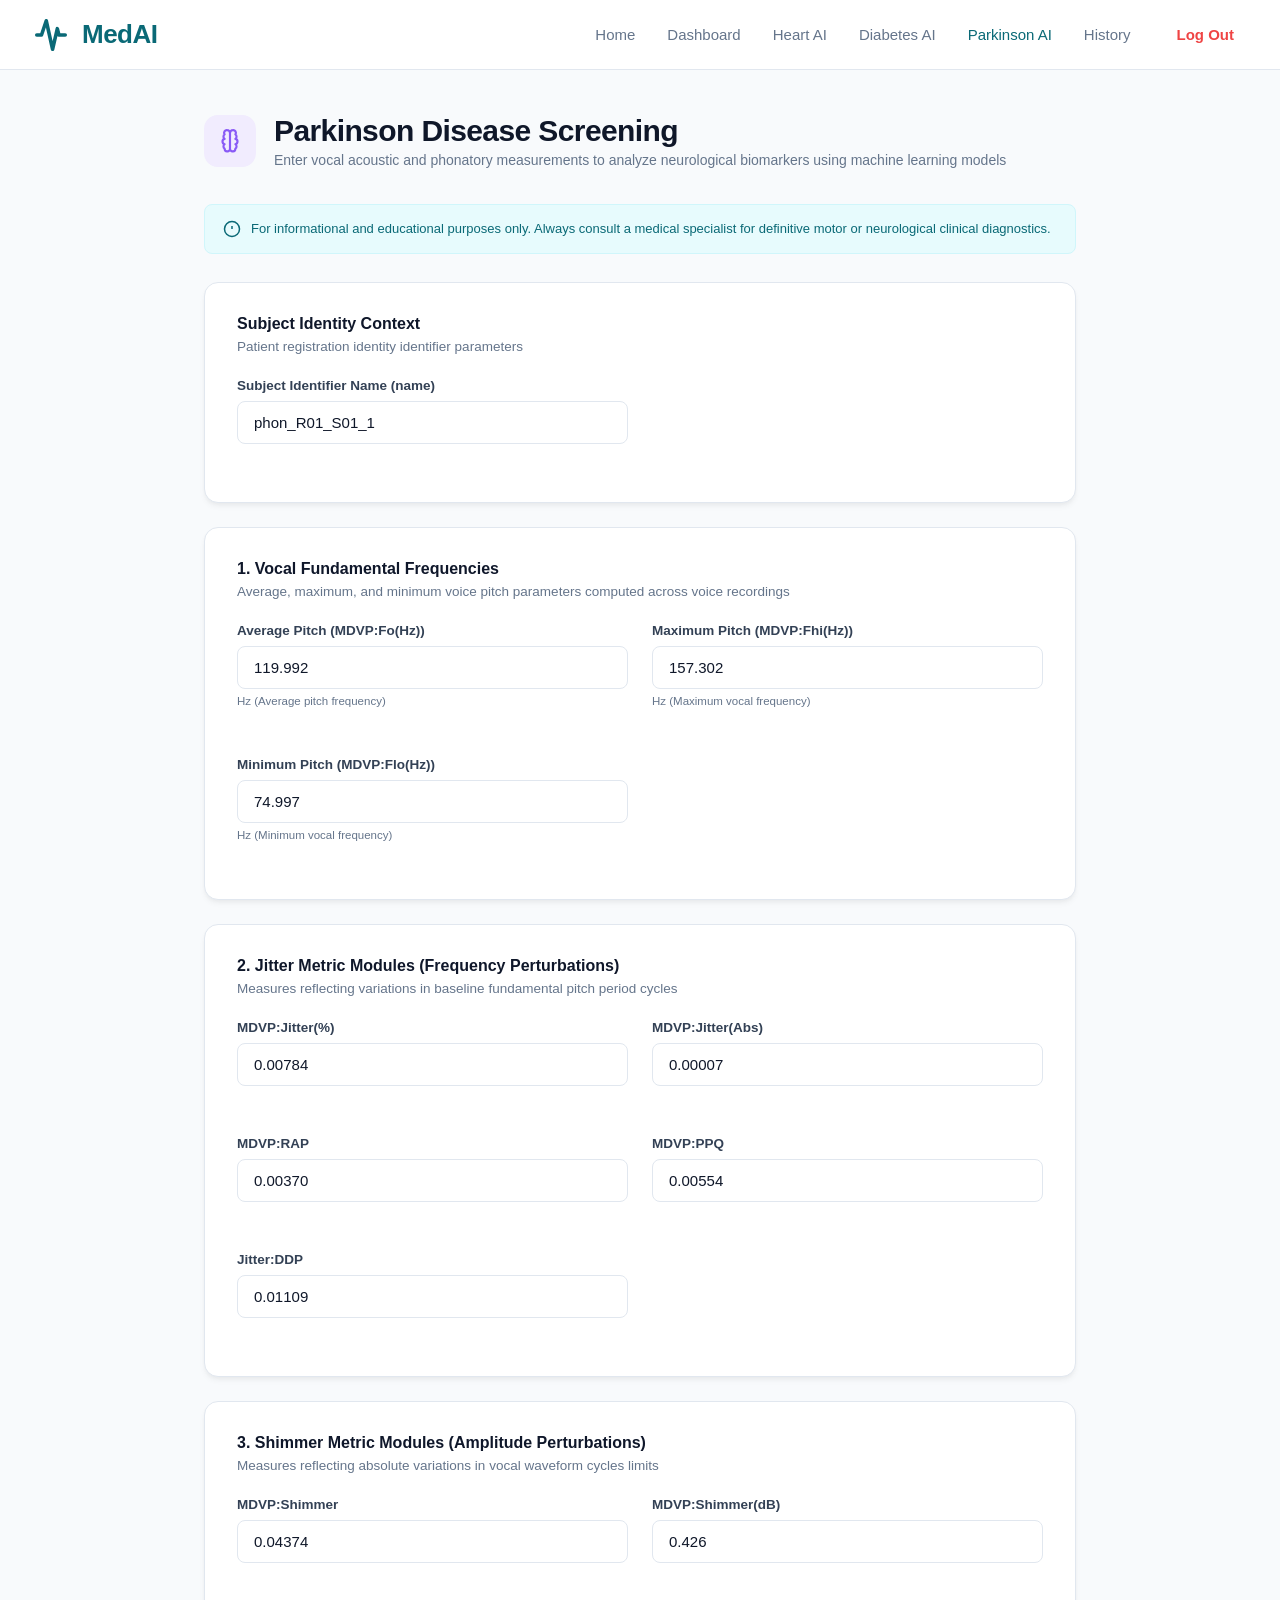
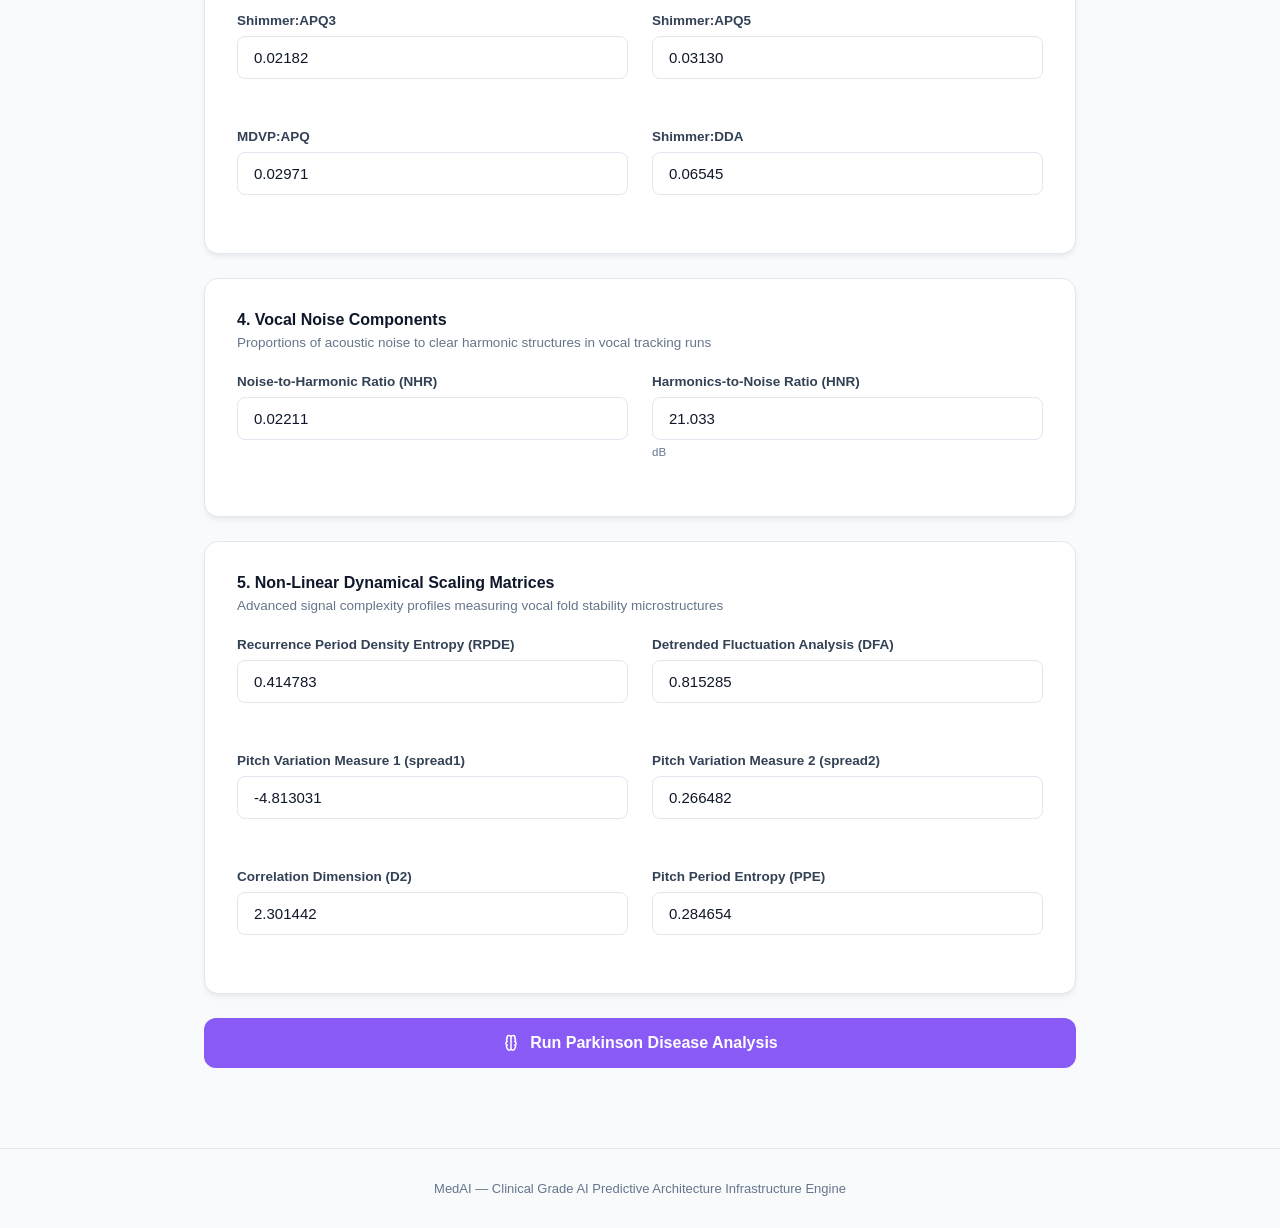
<file: templates/parkinsons.html>
<!DOCTYPE html>
<html lang="en">

<head>
  <meta charset="UTF-8" />
  <meta name="viewport" content="width=device-width, initial-scale=1.0" />
  <title>Parkinson Screening — MedAI</title>

  <style>
    /* ── Reset & Base ─────────────────────────────────────────────────────── */
    *,
    *::before,
    *::after {
      box-sizing: border-box;
      margin: 0;
      padding: 0;
    }

    :root {
      --primary: hsl(187, 85%, 25%);
      --primary-10: hsl(187, 85%, 95%);
      --primary-20: hsl(187, 85%, 90%);
      --purple-accent: hsl(258, 90%, 66%);
      --purple-10: hsl(258, 90%, 96%);
      --navy: hsl(215, 25%, 27%);
      --bg: hsl(210, 40%, 98%);
      --card: #ffffff;
      --border: hsl(214, 32%, 91%);
      --text: hsl(222, 47%, 11%);
      --muted: hsl(215, 16%, 47%);
      --green: hsl(142, 76%, 36%);
      --green-bg: #dcfce7;
      --green-border: #bbf7d0;
      --yellow: hsl(38, 92%, 50%);
      --yellow-bg: #fef9c3;
      --yellow-border: #fde68a;
      --red: hsl(0, 84%, 60%);
      --red-bg: #fee2e2;
      --red-border: #fca5a5;
      --radius: 14px;
      --shadow: 0 4px 6px -1px rgba(0, 0, 0, 0.05), 0 2px 4px -1px rgba(0, 0, 0, 0.03);
    }

    body {
      font-family: -apple-system, BlinkMacSystemFont, "Segoe UI", Roboto, sans-serif;
      background: var(--bg);
      color: var(--text);
      min-height: 100vh;
    }

    /* ── Navbar ───────────────────────────────────────────────────────────── */
    nav {
      background: var(--card);
      border-bottom: 1px solid var(--border);
      padding: 0 32px;
      height: 70px;
      display: flex;
      align-items: center;
      justify-content: space-between;
      position: sticky;
      top: 0;
      z-index: 100;
    }

    .nav-brand {
      display: flex;
      align-items: center;
      gap: 12px;
      font-weight: 700;
      font-size: 26px;
      color: var(--primary);
      text-decoration: none;
      letter-spacing: -0.02em;
    }

    .nav-brand svg {
      color: var(--primary);
      width: 38px;
      height: 38px;
    }

    .nav-links {
      display: flex;
      gap: 32px;
      list-style: none;
    }

    .nav-links a {
      text-decoration: none;
      font-size: 15px;
      font-weight: 500;
      color: var(--muted);
      transition: color .2s;
    }

    .nav-links a.active,
    .nav-links a:hover {
      color: var(--primary);
    }

    /* ── Expanded Page Layout ─────────────────────────────────────────────── */
    .page {
      max-width: 920px;
      margin: 0 auto;
      padding: 44px 24px 80px;
    }

    .page-header {
      display: flex;
      align-items: center;
      gap: 18px;
      margin-bottom: 36px;
    }

    .page-icon {
      width: 52px;
      height: 52px;
      border-radius: 14px;
      background: var(--purple-10);
      display: flex;
      align-items: center;
      justify-content: center;
      flex-shrink: 0;
    }

    .page-icon svg {
      width: 26px;
      height: 26px;
      color: var(--purple-accent);
    }

    .page-header h1 {
      font-size: 30px;
      font-weight: 700;
      letter-spacing: -0.02em;
    }

    .page-header p {
      font-size: 14px;
      color: var(--muted);
      margin-top: 4px;
    }

    /* ── Card Elements ────────────────────────────────────────────────────── */
    .card {
      background: var(--card);
      border: 1px solid var(--border);
      border-radius: var(--radius);
      padding: 32px;
      box-shadow: var(--shadow);
      margin-bottom: 24px;
    }

    .card-title {
      font-size: 16px;
      font-weight: 700;
      margin-bottom: 6px;
      color: #0f172a;
    }

    .card-desc {
      font-size: 13.5px;
      color: var(--muted);
      margin-bottom: 24px;
    }

    /* ── Form Grid Layout ─────────────────────────────────────────────────── */
    .form-grid {
      display: grid;
      grid-template-columns: repeat(auto-fill, minmax(260px, 1fr));
      gap: 24px;
    }

    .form-field {
      display: flex;
      flex-direction: column;
      gap: 8px;
    }

    label {
      font-size: 13.5px;
      font-weight: 600;
      color: #334155;
    }

    .field-hint {
      font-size: 11.5px;
      color: var(--muted);
      margin-top: -2px;
    }

    input[type="text"],
    input[type="number"] {
      width: 100%;
      padding: 12px 16px;
      border: 1px solid var(--border);
      border-radius: 8px;
      font-size: 15px;
      color: var(--text);
      background: var(--card);
      outline: none;
      transition: border-color .2s, box-shadow .2s;
    }

    input[type="text"]:focus,
    input[type="number"]:focus {
      border-color: var(--purple-accent);
      box-shadow: 0 0 0 4px var(--purple-10);
    }

    .error-msg {
      font-size: 12px;
      color: var(--red);
      min-height: 16px;
      margin-top: 2px;
    }

    /* ── Action Button ────────────────────────────────────────────────────── */
    .btn-primary {
      width: 100%;
      padding: 16px;
      background: var(--purple-accent);
      color: #fff;
      border: none;
      border-radius: 12px;
      font-size: 16px;
      font-weight: 600;
      cursor: pointer;
      display: flex;
      align-items: center;
      justify-content: center;
      gap: 10px;
      transition: background .2s, opacity .2s;
      margin-top: 8px;
    }

    .btn-primary:hover {
      background: hsl(258, 90%, 56%);
    }

    .btn-primary:disabled {
      opacity: .6;
      cursor: not-allowed;
    }

    .btn-outline {
      width: 100%;
      padding: 15px;
      background: var(--card);
      color: var(--text);
      border: 1px solid var(--border);
      border-radius: 12px;
      font-size: 15px;
      font-weight: 600;
      cursor: pointer;
      display: flex;
      align-items: center;
      justify-content: center;
      gap: 10px;
      transition: border-color .2s, background .2s;
      margin-top: 16px;
    }

    .btn-outline:hover {
      border-color: var(--purple-accent);
      background: var(--purple-10);
    }

    /* ── Result UI Blocks ─────────────────────────────────────────────────── */
    #resultSection {
      display: none;
    }

    .result-banner {
      border-radius: var(--radius);
      border: 1px solid;
      padding: 32px;
      margin-bottom: 24px;
    }

    .result-banner .banner-top {
      display: flex;
      align-items: center;
      gap: 12px;
      margin-bottom: 24px;
    }

    .result-banner .banner-top svg {
      width: 26px;
      height: 26px;
    }

    .result-banner .banner-top h2 {
      font-size: 20px;
      font-weight: 700;
    }

    .result-body {
      display: flex;
      flex-direction: column;
      align-items: center;
      gap: 32px;
    }

    @media (min-width: 640px) {
      .result-body {
        flex-direction: row;
        align-items: center;
      }
    }

    /* Gauge */
    .gauge-wrap {
      flex-shrink: 0;
      text-align: center;
    }

    #gaugeCanvas {
      display: block;
      margin: 0 auto;
    }

    .gauge-label {
      font-size: 13px;
      color: var(--muted);
      margin-top: 6px;
    }

    /* Result Info Panels */
    .result-stats {
      flex: 1;
      width: 100%;
    }

    .result-row {
      display: flex;
      justify-content: space-between;
      align-items: center;
      padding: 12px 0;
      border-bottom: 1px solid rgba(0, 0, 0, .06);
      font-size: 15px;
    }

    .result-row:last-child {
      border-bottom: none;
    }

    .result-row .label {
      color: var(--muted);
    }

    .result-row .value {
      font-weight: 600;
    }

    /* Badges */
    .badge {
      display: inline-flex;
      align-items: center;
      padding: 4px 12px;
      border-radius: 999px;
      font-size: 12px;
      font-weight: 600;
      border: 1px solid;
    }

    .badge.low {
      background: var(--green-bg);
      color: #166534;
      border-color: var(--green-border);
    }

    .badge.moderate {
      background: var(--yellow-bg);
      color: #854d0e;
      border-color: var(--yellow-border);
    }

    .badge.high {
      background: var(--red-bg);
      color: #991b1b;
      border-color: var(--red-border);
    }

    /* Feature Importances */
    .factor-list {
      list-style: none;
      display: flex;
      flex-direction: column;
      gap: 16px;
    }

    .factor-item {
      display: flex;
      align-items: center;
      gap: 14px;
    }

    .factor-dot {
      width: 10px;
      height: 10px;
      border-radius: 50%;
      flex-shrink: 0;
    }

    .factor-dot.high {
      background: var(--red);
    }

    .factor-dot.medium {
      background: var(--yellow);
    }

    .factor-dot.low {
      background: var(--green);
    }

    .factor-body {
      flex: 1;
      min-width: 0;
    }

    .factor-top {
      display: flex;
      justify-content: space-between;
      align-items: center;
      gap: 8px;
      font-size: 14px;
    }

    .factor-name {
      font-weight: 600;
      color: #1e293b;
    }

    .factor-value {
      color: var(--muted);
      font-size: 13px;
      white-space: nowrap;
    }

    .factor-bar {
      margin-top: 6px;
      height: 6px;
      background: var(--bg);
      border-radius: 99px;
      overflow: hidden;
    }

    .factor-bar-fill {
      height: 100%;
      border-radius: 99px;
    }

    .factor-tag {
      font-size: 11.5px;
      font-weight: 600;
      padding: 3px 8px;
      border-radius: 6px;
      text-transform: capitalize;
      flex-shrink: 0;
    }

    .factor-tag.high {
      background: #fee2e2;
      color: #991b1b;
    }

    .factor-tag.medium {
      background: #fef9c3;
      color: #854d0e;
    }

    .factor-tag.low {
      background: #dcfce7;
      color: #166434;
    }

    /* Recommendations */
    .rec-card {
      background: var(--card);
      border: 1px solid var(--border);
      border-radius: var(--radius);
      padding: 24px;
      margin-bottom: 24px;
    }

    .rec-title {
      display: flex;
      align-items: center;
      gap: 8px;
      font-size: 15px;
      font-weight: 700;
      margin-bottom: 12px;
    }

    .rec-text {
      font-size: 14px;
      color: var(--muted);
      line-height: 1.7;
    }

    .rec-disclaimer {
      font-size: 11.5px;
      color: var(--muted);
      font-style: italic;
      margin-top: 14px;
    }

    @keyframes spin {
      to {
        transform: rotate(360deg);
      }
    }

    .spinner {
      display: inline-block;
      animation: spin .8s linear infinite;
    }

    .disclaimer {
      background: var(--primary-10);
      border: 1px solid var(--primary-20);
      border-radius: 8px;
      padding: 14px 18px;
      font-size: 13px;
      color: var(--primary);
      margin-bottom: 28px;
      display: flex;
      gap: 10px;
      align-items: flex-start;
      line-height: 1.5;
    }

    .disclaimer svg {
      width: 18px;
      height: 18px;
      flex-shrink: 0;
      margin-top: 1px;
    }

    .nav-links a.logout-link {
      color: #ef4444;
      font-weight: 600;
      padding: 6px 14px;
      border-radius: 8px;
      background: transparent;
      transition: all 0.2s ease;
    }

    .nav-links a.logout-link:hover {
      background: #fee2e2;
      /* Soft red background box */
      color: #991b1b;
      /* Deep clinical red text color */
    }
  </style>
</head>

<body>

  <nav>
    <a href="#" class="nav-brand">
      <svg viewBox="0 0 24 24" fill="none" stroke="currentColor" stroke-width="2.25" stroke-linecap="round"
        stroke-linejoin="round">
        <path d="M3 12h3l3-9 4 18 3-13 1 4h4" />
      </svg>
      <span>MedAI</span>
    </a>
    <ul class="nav-links">
      <li><a href="/">Home</a></li>
      <li><a href="/dashboard">Dashboard</a></li>
      <li><a href="/heart">Heart AI</a></li>
      <li><a href="/diabetes">Diabetes AI</a></li>
      <li><a href="/parkinsons" class="active">Parkinson AI</a></li>
      <li><a href="/history">History</a></li>
      <li><a href="/logout" class="logout-link">Log Out</a></li>
    </ul>
  </nav>

  <div class="page">

    <div class="page-header">
      <div class="page-icon">
        <svg viewBox="0 0 24 24" fill="none" stroke="currentColor" stroke-width="2" stroke-linecap="round"
          stroke-linejoin="round">
          <path
            d="M9.5 2A2.5 2.5 0 0 1 12 4.5v15a2.5 2.5 0 0 1-4.96-.44 2.5 2.5 0 0 1 0-4.12 2.5 2.5 0 0 1 0-4.88 2.5 2.5 0 0 1 0-4.12A2.5 2.5 0 0 1 9.5 2zM14.5 2A2.5 2.5 0 0 0 12 4.5v15a2.5 2.5 0 0 0 4.96-.44 2.5 2.5 0 0 0 0-4.12 2.5 2.5 0 0 0 0-4.88 2.5 2.5 0 0 0 0-4.12A2.5 2.5 0 0 0 14.5 2z" />
        </svg>
      </div>
      <div>
        <h1>Parkinson Disease Screening</h1>
        <p>Enter vocal acoustic and phonatory measurements to analyze neurological biomarkers using machine learning
          models</p>
      </div>
    </div>

    <div class="disclaimer">
      <svg viewBox="0 0 24 24" fill="none" stroke="currentColor" stroke-width="2">
        <circle cx="12" cy="12" r="10" />
        <line x1="12" y1="8" x2="12" y2="12" />
        <line x1="12" y1="16" x2="12.01" y2="16" />
      </svg>
      For informational and educational purposes only. Always consult a medical specialist for definitive motor or
      neurological clinical diagnostics.
    </div>

    <div id="formSection">
      <form id="parkinsonForm" novalidate>

        <div class="card">
          <div class="card-title">Subject Identity Context</div>
          <div class="card-desc">Patient registration identity identifier parameters</div>
          <div class="form-grid">
            <div class="form-field">
              <label for="name">Subject Identifier Name (name)</label>
              <input type="text" id="name" name="name" value="phon_R01_S01_1" placeholder="e.g., patient_id_alpha" />
              <span class="error-msg" id="err-name"></span>
            </div>
          </div>
        </div>

        <div class="card">
          <div class="card-title">1. Vocal Fundamental Frequencies</div>
          <div class="card-desc">Average, maximum, and minimum voice pitch parameters computed across voice recordings
          </div>
          <div class="form-grid">
            <div class="form-field">
              <label for="MDVP_Fo_Hz">Average Pitch (MDVP:Fo(Hz))</label>
              <input type="number" id="MDVP_Fo_Hz" name="MDVP_Fo_Hz" step="0.001" value="119.992" />
              <span class="field-hint">Hz (Average pitch frequency)</span>
              <span class="error-msg" id="err-MDVP_Fo_Hz"></span>
            </div>
            <div class="form-field">
              <label for="MDVP_Fhi_Hz">Maximum Pitch (MDVP:Fhi(Hz))</label>
              <input type="number" id="MDVP_Fhi_Hz" name="MDVP_Fhi_Hz" step="0.001" value="157.302" />
              <span class="field-hint">Hz (Maximum vocal frequency)</span>
              <span class="error-msg" id="err-MDVP_Fhi_Hz"></span>
            </div>
            <div class="form-field">
              <label for="MDVP_Flo_Hz">Minimum Pitch (MDVP:Flo(Hz))</label>
              <input type="number" id="MDVP_Flo_Hz" name="MDVP_Flo_Hz" step="0.001" value="74.997" />
              <span class="field-hint">Hz (Minimum vocal frequency)</span>
              <span class="error-msg" id="err-MDVP_Flo_Hz"></span>
            </div>
          </div>
        </div>

        <div class="card">
          <div class="card-title">2. Jitter Metric Modules (Frequency Perturbations)</div>
          <div class="card-desc">Measures reflecting variations in baseline fundamental pitch period cycles</div>
          <div class="form-grid">
            <div class="form-field">
              <label for="MDVP_Jitter_Percent">MDVP:Jitter(%)</label>
              <input type="number" id="MDVP_Jitter_Percent" name="MDVP_Jitter_Percent" step="0.00001" value="0.00784" />
              <span class="error-msg" id="err-MDVP_Jitter_Percent"></span>
            </div>
            <div class="form-field">
              <label for="MDVP_Jitter_Abs">MDVP:Jitter(Abs)</label>
              <input type="number" id="MDVP_Jitter_Abs" name="MDVP_Jitter_Abs" step="0.000001" value="0.00007" />
              <span class="error-msg" id="err-MDVP_Jitter_Abs"></span>
            </div>
            <div class="form-field">
              <label for="MDVP_RAP">MDVP:RAP</label>
              <input type="number" id="MDVP_RAP" name="MDVP_RAP" step="0.00001" value="0.00370" />
              <span class="error-msg" id="err-MDVP_RAP"></span>
            </div>
            <div class="form-field">
              <label for="MDVP_PPQ">MDVP:PPQ</label>
              <input type="number" id="MDVP_PPQ" name="MDVP_PPQ" step="0.00001" value="0.00554" />
              <span class="error-msg" id="err-MDVP_PPQ"></span>
            </div>
            <div class="form-field">
              <label for="Jitter_DDP">Jitter:DDP</label>
              <input type="number" id="Jitter_DDP" name="Jitter_DDP" step="0.00001" value="0.01109" />
              <span class="error-msg" id="err-Jitter_DDP"></span>
            </div>
          </div>
        </div>

        <div class="card">
          <div class="card-title">3. Shimmer Metric Modules (Amplitude Perturbations)</div>
          <div class="card-desc">Measures reflecting absolute variations in vocal waveform cycles limits</div>
          <div class="form-grid">
            <div class="form-field">
              <label for="MDVP_Shimmer">MDVP:Shimmer</label>
              <input type="number" id="MDVP_Shimmer" name="MDVP_Shimmer" step="0.00001" value="0.04374" />
              <span class="error-msg" id="err-MDVP_Shimmer"></span>
            </div>
            <div class="form-field">
              <label for="MDVP_Shimmer_dB">MDVP:Shimmer(dB)</label>
              <input type="number" id="MDVP_Shimmer_dB" name="MDVP_Shimmer_dB" step="0.001" value="0.426" />
              <span class="error-msg" id="err-MDVP_Shimmer_dB"></span>
            </div>
            <div class="form-field">
              <label for="Shimmer_APQ3">Shimmer:APQ3</label>
              <input type="number" id="Shimmer_APQ3" name="Shimmer_APQ3" step="0.00001" value="0.02182" />
              <span class="error-msg" id="err-Shimmer_APQ3"></span>
            </div>
            <div class="form-field">
              <label for="Shimmer_APQ5">Shimmer:APQ5</label>
              <input type="number" id="Shimmer_APQ5" name="Shimmer_APQ5" step="0.00001" value="0.03130" />
              <span class="error-msg" id="err-Shimmer_APQ5"></span>
            </div>
            <div class="form-field">
              <label for="MDVP_APQ">MDVP:APQ</label>
              <input type="number" id="MDVP_APQ" name="MDVP_APQ" step="0.00001" value="0.02971" />
              <span class="error-msg" id="err-MDVP_APQ"></span>
            </div>
            <div class="form-field">
              <label for="Shimmer_DDA">Shimmer:DDA</label>
              <input type="number" id="Shimmer_DDA" name="Shimmer_DDA" step="0.00001" value="0.06545" />
              <span class="error-msg" id="err-Shimmer_DDA"></span>
            </div>
          </div>
        </div>

        <div class="card">
          <div class="card-title">4. Vocal Noise Components</div>
          <div class="card-desc">Proportions of acoustic noise to clear harmonic structures in vocal tracking runs</div>
          <div class="form-grid">
            <div class="form-field">
              <label for="NHR">Noise-to-Harmonic Ratio (NHR)</label>
              <input type="number" id="NHR" name="NHR" step="0.00001" value="0.02211" />
              <span class="error-msg" id="err-NHR"></span>
            </div>
            <div class="form-field">
              <label for="HNR">Harmonics-to-Noise Ratio (HNR)</label>
              <input type="number" id="HNR" name="HNR" step="0.001" value="21.033" />
              <span class="field-hint">dB</span>
              <span class="error-msg" id="err-HNR"></span>
            </div>
          </div>
        </div>

        <div class="card">
          <div class="card-title">5. Non-Linear Dynamical Scaling Matrices</div>
          <div class="card-desc">Advanced signal complexity profiles measuring vocal fold stability microstructures
          </div>
          <div class="form-grid">
            <div class="form-field">
              <label for="RPDE">Recurrence Period Density Entropy (RPDE)</label>
              <input type="number" id="RPDE" name="RPDE" step="0.000001" value="0.414783" />
              <span class="error-msg" id="err-RPDE"></span>
            </div>
            <div class="form-field">
              <label for="DFA">Detrended Fluctuation Analysis (DFA)</label>
              <input type="number" id="DFA" name="DFA" step="0.000001" value="0.815285" />
              <span class="error-msg" id="err-DFA"></span>
            </div>
            <div class="form-field">
              <label for="spread1">Pitch Variation Measure 1 (spread1)</label>
              <input type="number" id="spread1" name="spread1" step="0.000001" value="-4.813031" />
              <span class="error-msg" id="err-spread1"></span>
            </div>
            <div class="form-field">
              <label for="spread2">Pitch Variation Measure 2 (spread2)</label>
              <input type="number" id="spread2" name="spread2" step="0.000001" value="0.266482" />
              <span class="error-msg" id="err-spread2"></span>
            </div>
            <div class="form-field">
              <label for="D2">Correlation Dimension (D2)</label>
              <input type="number" id="D2" name="D2" step="0.000001" value="2.301442" />
              <span class="error-msg" id="err-D2"></span>
            </div>
            <div class="form-field">
              <label for="PPE">Pitch Period Entropy (PPE)</label>
              <input type="number" id="PPE" name="PPE" step="0.000001" value="0.284654" />
              <span class="error-msg" id="err-PPE"></span>
            </div>
          </div>
        </div>

        <button type="submit" class="btn-primary" id="submitBtn">
          <svg width="18" height="18" viewBox="0 0 24 24" fill="none" stroke="currentColor" stroke-width="2"
            stroke-linecap="round" stroke-linejoin="round">
            <path
              d="M9.5 2A2.5 2.5 0 0 1 12 4.5v15a2.5 2.5 0 0 1-4.96-.44 2.5 2.5 0 0 1 0-4.12 2.5 2.5 0 0 1 0-4.88 2.5 2.5 0 0 1 0-4.12A2.5 2.5 0 0 1 9.5 2zM14.5 2A2.5 2.5 0 0 0 12 4.5v15a2.5 2.5 0 0 0 4.96-.44 2.5 2.5 0 0 0 0-4.12 2.5 2.5 0 0 0 0-4.88 2.5 2.5 0 0 0 0-4.12A2.5 2.5 0 0 0 14.5 2z" />
          </svg>
          Run Parkinson Disease Analysis
        </button>

      </form>
    </div>

    <div id="resultSection">

      <div class="result-banner" id="resultBanner">
        <div class="banner-top">
          <svg id="bannerIcon" viewBox="0 0 24 24" fill="none" stroke="currentColor" stroke-width="2"
            stroke-linecap="round" stroke-linejoin="round"></svg>
          <h2 id="bannerTitle"></h2>
        </div>
        <div class="result-body">
          <div class="gauge-wrap">
            <canvas id="gaugeCanvas" width="150" height="150"></canvas>
            <div class="gauge-label">probability</div>
          </div>
          <div class="result-stats">
            <div class="result-row">
              <span class="label">Prediction Mapping</span>
              <span class="value" id="resPrediction"></span>
            </div>
            <div class="result-row">
              <span class="label">Risk Category State</span>
              <span class="value" id="resRiskBadge"></span>
            </div>
            <div class="result-row">
              <span class="label">Mathematical Confidence</span>
              <span class="value" id="resConfidence"></span>
            </div>
          </div>
        </div>
      </div>

      <div class="card">
        <div class="card-title">Top Contributing Risk Factors</div>
        <div class="card-desc" style="margin-bottom:16px">Vocal components that added the heaviest weighting bias to the
          status outcome classification</div>
        <ul class="factor-list" id="factorList"></ul>
      </div>

      <div class="rec-card">
        <div class="rec-title">
          <svg width="16" height="16" viewBox="0 0 24 24" fill="none" stroke="var(--purple-accent)" stroke-width="2">
            <circle cx="12" cy="12" r="10" />
            <line x1="12" y1="8" x2="12" y2="12" />
            <line x1="12" y1="16" x2="12.01" y2="16" />
          </svg>
          Recommendation
        </div>
        <p class="rec-text" id="recText"></p>
        <p class="rec-disclaimer">This neurological inference configuration parameter is for screening indicator
          purposes only. Always coordinate evaluations alongside physical gait analysis validation trees.</p>
      </div>

      <button class="btn-outline" id="resetBtn">
        <svg width="16" height="16" viewBox="0 0 24 24" fill="none" stroke="currentColor" stroke-width="2"
          stroke-linecap="round" stroke-linejoin="round">
          <polyline points="1 4 1 10 7 10" />
          <path d="M3.51 15a9 9 0 1 0 .49-3.99" />
        </svg>
        Run Another Acoustic Screening
      </button>

    </div>

  </div>

  <footer
    style="border-top:1px solid var(--border);text-align:center;padding:32px 24px;font-size:13px;color:var(--muted)">
    <p>MedAI — Clinical Grade AI Predictive Architecture Infrastructure Engine</p>
  </footer>

  <script>
    /* ═══════════════════════════════════════════════════════════════════════════
       DYNAMIC CANVAS ARC ENGINE
       ═══════════════════════════════════════════════════════════════════════════ */

    function drawGauge(probability) {
      const canvas = document.getElementById("gaugeCanvas");
      const ctx = canvas.getContext("2d");
      const cx = 75, cy = 75, r = 54;
      const pct = Math.round(probability * 100);

      const trackColor = "#e2e8f0";
      const fillColor = pct < 35 ? "#16a34a" : pct < 65 ? "#f59e0b" : "#ef4444";

      ctx.clearRect(0, 0, 150, 150);

      ctx.beginPath();
      ctx.arc(cx, cy, r, 0, Math.PI * 2);
      ctx.strokeStyle = trackColor;
      ctx.lineWidth = 12;
      ctx.stroke();

      const endAngle = -Math.PI / 2 + (pct / 100) * Math.PI * 2;
      ctx.beginPath();
      ctx.arc(cx, cy, r, -Math.PI / 2, endAngle);
      ctx.strokeStyle = fillColor;
      ctx.lineWidth = 12;
      ctx.lineCap = "round";
      ctx.stroke();

      ctx.font = "bold 26px -apple-system, sans-serif";
      ctx.fillStyle = "#0f172a";
      ctx.textAlign = "center";
      ctx.textBaseline = "middle";
      ctx.fillText(pct + "%", cx, cy);
    }

    /* ═══════════════════════════════════════════════════════════════════════════
       RUNTIME FORM DATA ACQUISITION & INTEGRITY CONTROLS
       ═══════════════════════════════════════════════════════════════════════════ */

    function getFormData() {
      return {
        name: document.getElementById("name").value,
        MDVP_Fo_Hz: document.getElementById("MDVP_Fo_Hz").value,
        MDVP_Fhi_Hz: document.getElementById("MDVP_Fhi_Hz").value,
        MDVP_Flo_Hz: document.getElementById("MDVP_Flo_Hz").value,
        MDVP_Jitter_Percent: document.getElementById("MDVP_Jitter_Percent").value,
        MDVP_Jitter_Abs: document.getElementById("MDVP_Jitter_Abs").value,
        MDVP_RAP: document.getElementById("MDVP_RAP").value,
        MDVP_PPQ: document.getElementById("MDVP_PPQ").value,
        Jitter_DDP: document.getElementById("Jitter_DDP").value,
        MDVP_Shimmer: document.getElementById("MDVP_Shimmer").value,
        MDVP_Shimmer_dB: document.getElementById("MDVP_Shimmer_dB").value,
        Shimmer_APQ3: document.getElementById("Shimmer_APQ3").value,
        Shimmer_APQ5: document.getElementById("Shimmer_APQ5").value,
        MDVP_APQ: document.getElementById("MDVP_APQ").value,
        Shimmer_DDA: document.getElementById("Shimmer_DDA").value,
        NHR: document.getElementById("NHR").value,
        HNR: document.getElementById("HNR").value,
        RPDE: document.getElementById("RPDE").value,
        DFA: document.getElementById("DFA").value,
        spread1: document.getElementById("spread1").value,
        spread2: document.getElementById("spread2").value,
        D2: document.getElementById("D2").value,
        PPE: document.getElementById("PPE").value,
      };
    }

    function validate(data) {
      const errors = {};
      if (!data.name.trim()) errors.name = "Subject registration signature cannot be left blank";
      if (!data.MDVP_Fo_Hz || data.MDVP_Fo_Hz <= 0) errors.MDVP_Fo_Hz = "Enter valid fundamental base frequency";
      if (!data.HNR || data.HNR < 0) errors.HNR = "Enter a valid harmonic density tracking parameter";
      return errors;
    }

    function clearErrors() {
      ["name", "MDVP_Fo_Hz", "HNR"].forEach(id => {
        const el = document.getElementById("err-" + id);
        if (el) el.textContent = "";
      });
    }

    function showErrors(errors) {
      Object.entries(errors).forEach(([key, msg]) => {
        const el = document.getElementById("err-" + key);
        if (el) el.textContent = msg;
      });
    }

    /* ═══════════════════════════════════════════════════════════════════════════
       REPORT PANELS HYDRATION CONTROLLER
       ═══════════════════════════════════════════════════════════════════════════ */

    function renderResult(result) {
      const pct = Math.round(result.probability * 100);

      const bannerColors = {
        low: { bg: "#f0fdf4", border: "#bbf7d0", text: "#166534" },
        moderate: { bg: "#fefce8", border: "#fde68a", text: "#854d0e" },
        high: { bg: "#fef2f2", border: "#fca5a5", text: "#991b1b" },
      };
      const bc = bannerColors[result.riskLevel] || bannerColors["low"];
      const banner = document.getElementById("resultBanner");
      banner.style.background = bc.bg;
      banner.style.borderColor = bc.border;
      banner.querySelector("h2").style.color = bc.text;

      const iconSvg = result.riskLevel === "low"
        ? '<path d="M22 11.08V12a10 10 0 1 1-5.93-9.14"/><polyline points="22 4 12 14.01 9 11.01"/>'
        : '<path d="M10.29 3.86L1.82 18a2 2 0 0 0 1.71 3h16.94a2 2 0 0 0 1.71-3L13.71 3.86a2 2 0 0 0-3.42 0z"/><line x1="12" y1="9" x2="12" y2="13"/><line x1="12" y1="17" x2="12.01" y2="17"/>';
      document.getElementById("bannerIcon").innerHTML = iconSvg;
      document.getElementById("bannerIcon").style.color = bc.text;

      const riskLabels = { low: "Normal Acoustic Baseline", moderate: "Acoustic Variations Detected", high: "Significant Phonatory Tremor Patterns Present" };
      document.getElementById("bannerTitle").textContent = riskLabels[result.riskLevel] || "Analysis Complete";

      drawGauge(result.probability);

      document.getElementById("resPrediction").textContent =
        result.status === 1 ? "Positive (Parkinson Characteristics Detected)" : "Negative (Baseline Cleared)";

      const badgeEl = document.getElementById("resRiskBadge");
      badgeEl.innerHTML = `<span class="badge ${result.riskLevel}">${result.riskLevel.toUpperCase()} RISK STATE</span>`;
      document.getElementById("resConfidence").textContent = pct + "%";

      const list = document.getElementById("factorList");
      list.innerHTML = "";
      const barColors = { high: "#ef4444", medium: "#f59e0b", low: "#16a34a" };

      result.topRiskFactors.forEach(f => {
        const li = document.createElement("li");
        li.className = "factor-item";
        li.innerHTML = `
      <div class="factor-dot ${f.impact}"></div>
      <div class="factor-body">
        <div class="factor-top">
          <span class="factor-name">${f.factor}</span>
          <span class="factor-value">${f.value}</span>
        </div>
        <div class="factor-bar">
          <div class="factor-bar-fill" style="width:${f.barWidth};background:${barColors[f.impact]}"></div>
        </div>
      </div>
      <span class="factor-tag ${f.impact}">${f.impact}</span>
    `;
        list.appendChild(li);
      });

      document.getElementById("recText").textContent = result.recommendation;
    }

    /* ═══════════════════════════════════════════════════════════════════════════
       FORM ASYNC SUBMISSION ARCHITECTURE (LIVE PIPELINE HOOK)
       ═══════════════════════════════════════════════════════════════════════════ */

    document.getElementById("parkinsonForm").addEventListener("submit", function (e) {
      e.preventDefault();
      clearErrors();

      const data = getFormData();
      const errors = validate(data);

      if (Object.keys(errors).length > 0) {
        showErrors(errors);
        return;
      }

      const btn = document.getElementById("submitBtn");
      btn.disabled = true;
      btn.innerHTML = '<span class="spinner">⟳</span> Connecting to live RandomForest Voice Diagnostic Pipeline Engine...';

      // Issue dynamic AJAX network POST query to Flask endpoints
      fetch("/predict-parkinsons", {
        method: "POST",
        headers: {
          "Content-Type": "application/json"
        },
        body: JSON.stringify(data)
      })
        .then(async response => {
          const isJson = response.headers.get('content-type')?.includes('application/json');
          const resData = isJson ? await response.json() : null;

          if (!response.ok) {
            // If backend threw an explicit validation message, extract it here
            const errorMsg = resData && resData.error ? resData.error : "Acoustic Pipeline Inference Error";
            throw new Error(errorMsg);
          }
          return resData;
        })
        .then(result => {
          // Map parsed scikit-learn results directly to the canvas graphics engine
          renderResult(result);

          document.getElementById("formSection").style.display = "none";
          document.getElementById("resultSection").style.display = "block";
          window.scrollTo({ top: 0, behavior: "smooth" });
        })
        .catch(err => {
          console.error("Diagnostic Error:", err);
          alert("Inference computation failed: " + err.message);
        })
        .finally(() => {
          btn.disabled = false;
          btn.innerHTML = `
      <svg width="18" height="18" viewBox="0 0 24 24" fill="none" stroke="currentColor" stroke-width="2" stroke-linecap="round" stroke-linejoin="round">
        <path d="M9.5 2A2.5 2.5 0 0 1 12 4.5v15a2.5 2.5 0 0 1-4.96-.44 2.5 2.5 0 0 1 0-4.12 2.5 2.5 0 0 1 0-4.88 2.5 2.5 0 0 1 0-4.12A2.5 2.5 0 0 1 9.5 2zM14.5 2A2.5 2.5 0 0 0 12 4.5v15a2.5 2.5 0 0 0 4.96-.44 2.5 2.5 0 0 0 0-4.12 2.5 2.5 0 0 0 0-4.88 2.5 2.5 0 0 0 0-4.12A2.5 2.5 0 0 0 14.5 2z"/>
      </svg>
      Run Parkinson Disease Analysis`;
        });
    });

    document.getElementById("resetBtn").addEventListener("click", function () {
      document.getElementById("resultSection").style.display = "none";
      document.getElementById("formSection").style.display = "block";
      document.getElementById("parkinsonForm").reset();
      clearErrors();
      window.scrollTo({ top: 0, behavior: "smooth" });
    });
  </script>

</body>

</html>
</file>
